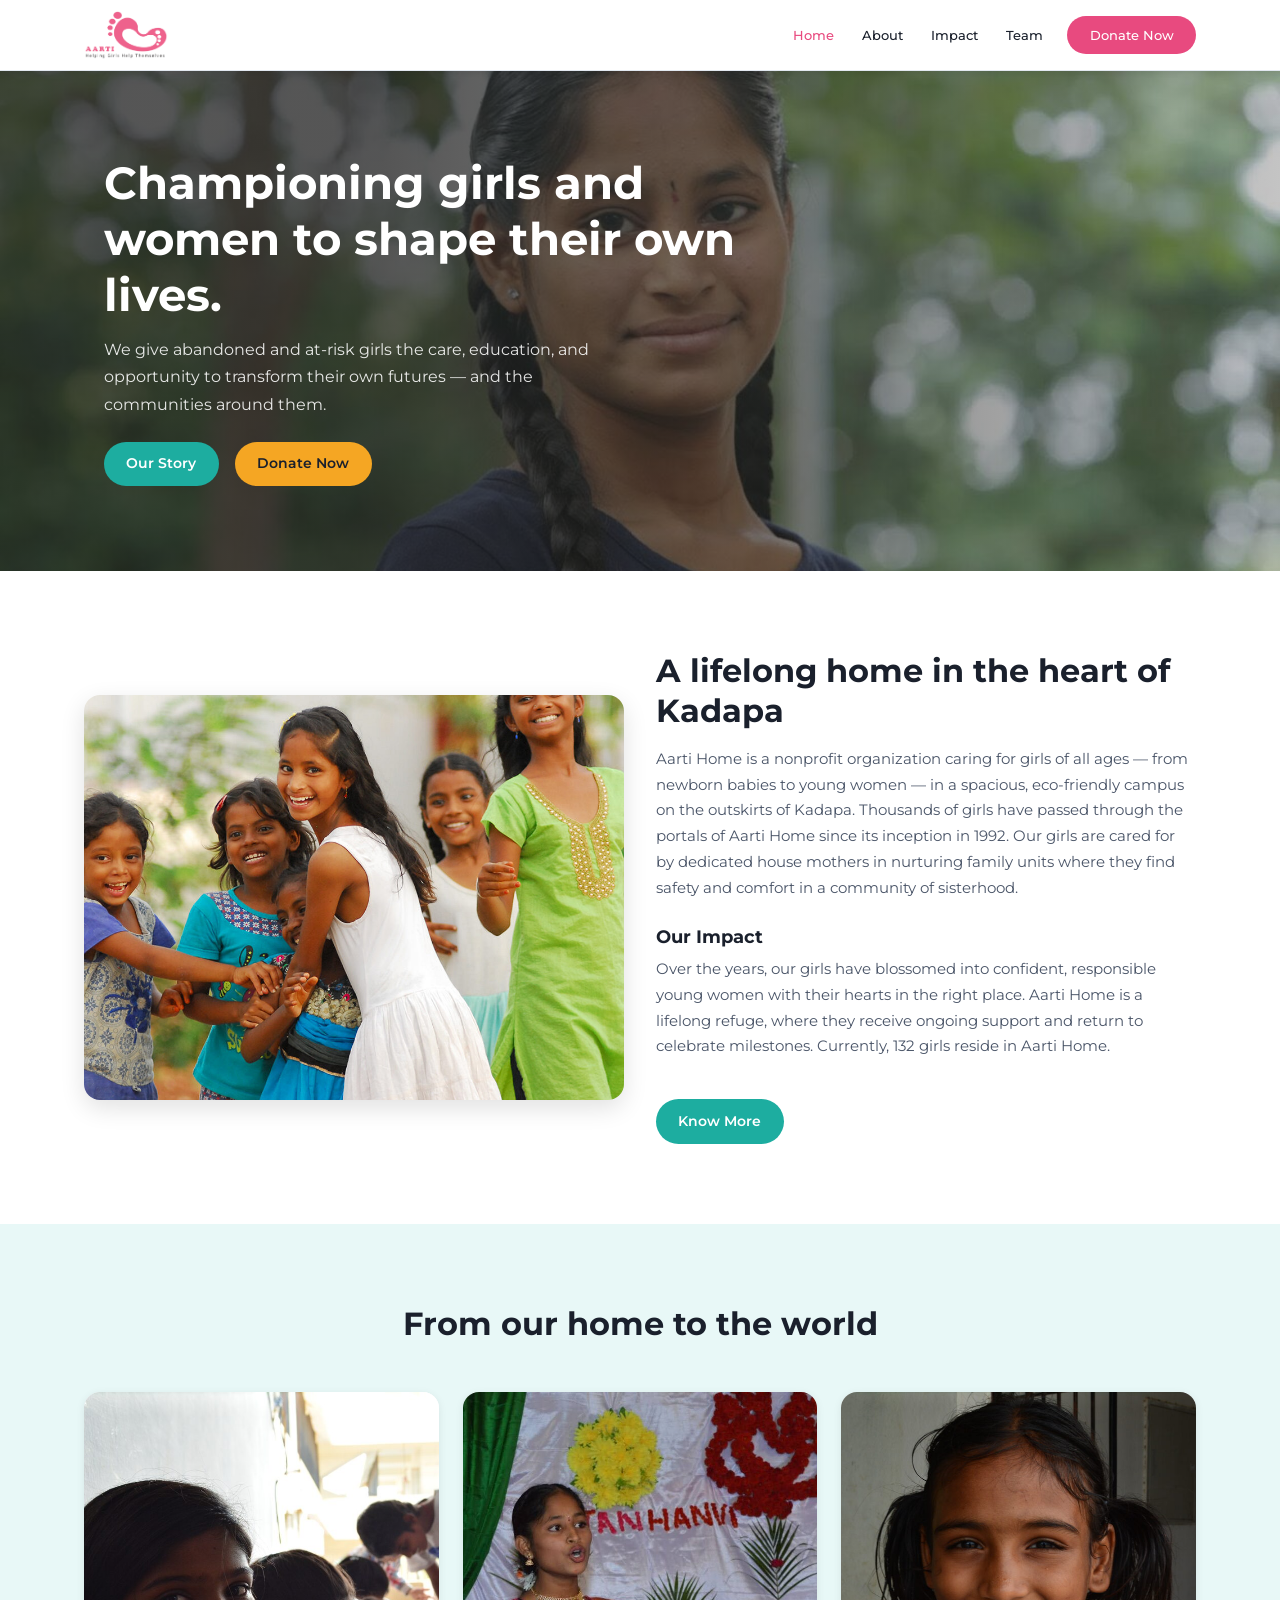
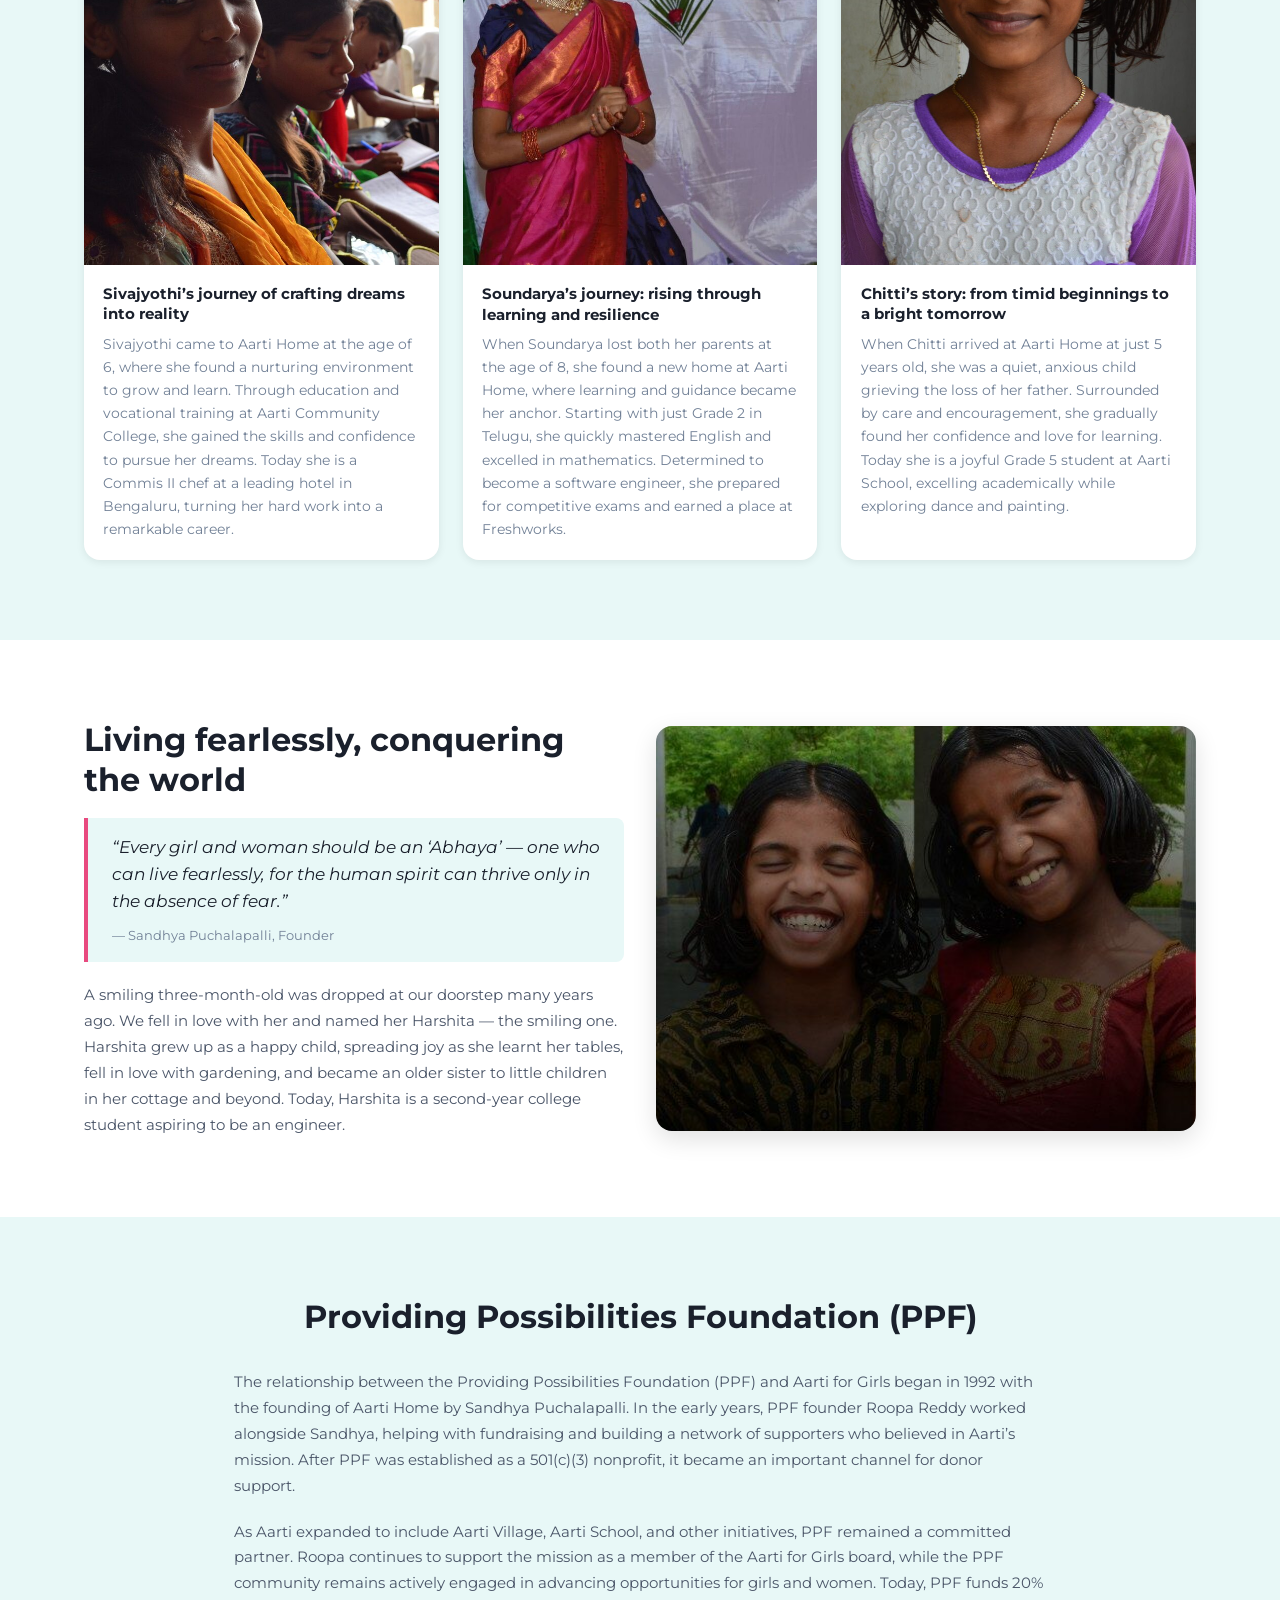
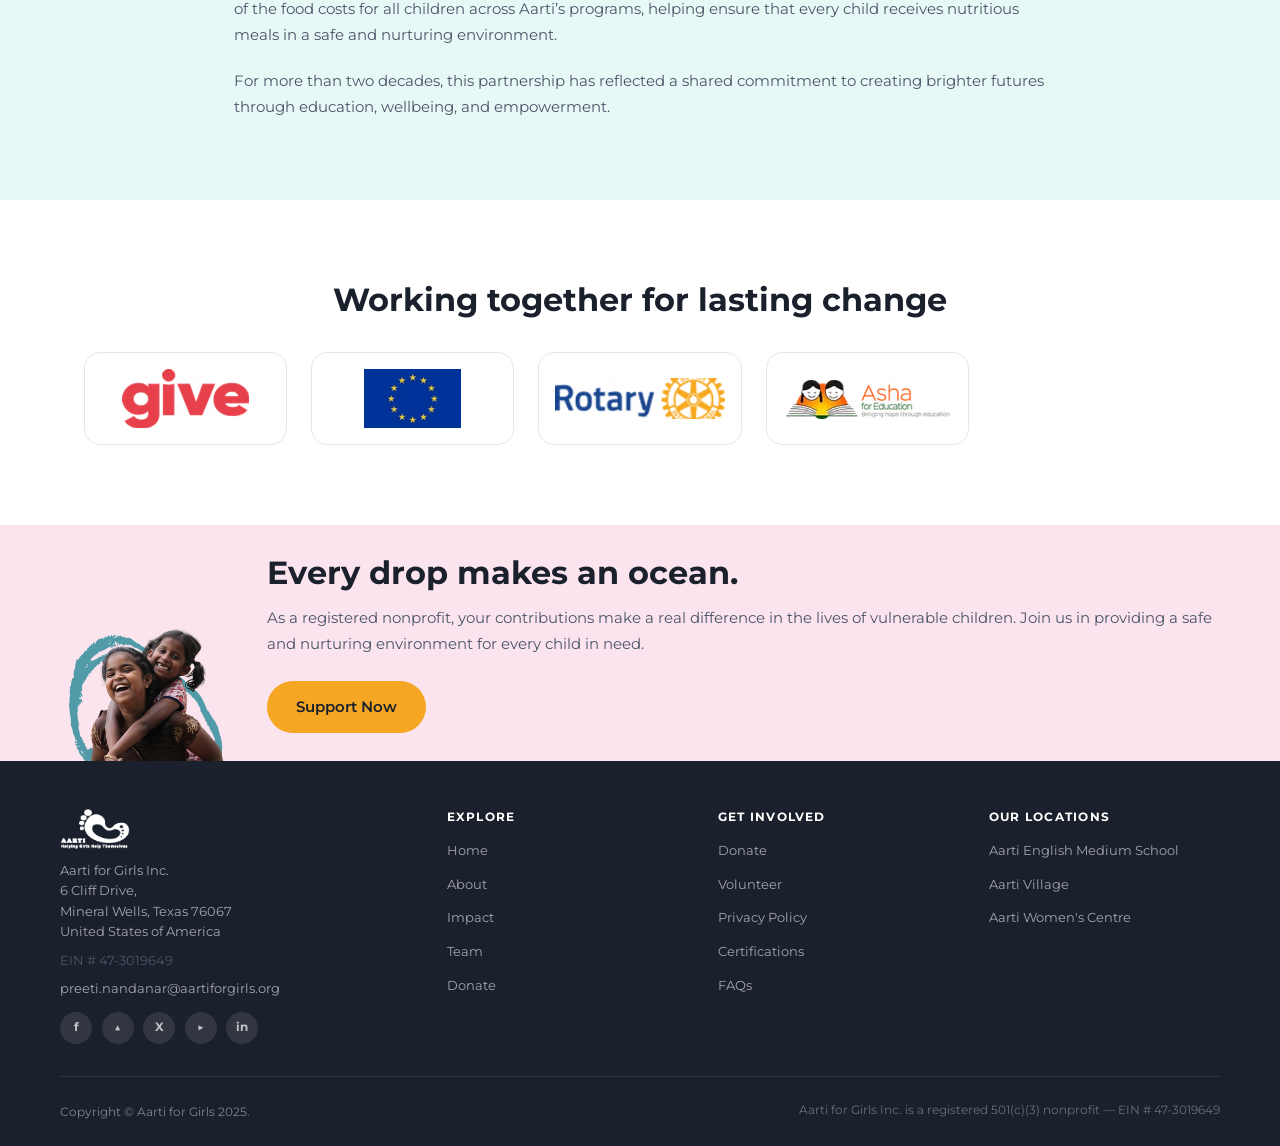
<file: index.html>
<!DOCTYPE html>
<html lang="en">
<head>
  <meta charset="UTF-8">
  <meta name="viewport" content="width=device-width, initial-scale=1.0">
  <title>Women Empowerment NGO | Aarti for Girls – Transforming Lives</title>
  <meta name="description" content="Aarti for Girls is a nonprofit empowering women and girl children through education, shelter, and livelihood programs for a brighter, independent future.">
  <link rel="icon" type="image/png" href="assets/images/logo.png">
  <link rel="preconnect" href="https://fonts.googleapis.com">
  <link rel="preconnect" href="https://fonts.gstatic.com" crossorigin>
  <link href="https://fonts.googleapis.com/css2?family=Montserrat:ital,wght@0,300;0,400;0,500;0,600;0,700;0,800;1,400&display=swap" rel="stylesheet">
  <link rel="stylesheet" href="css/style.css?v=1">
</head>
<body>
<div id="nav-placeholder"></div>
<main>

  <!-- HERO -->
  <section class="hero hero-tall" aria-label="Hero">
    <img class="hero-img" src="assets/images/hero-home.jpg" alt="Girls at Aarti Home smiling" loading="eager">
    <div class="hero-overlay"></div>
    <div class="hero-body">
      <h1 style="max-width:660px;">Championing girls and women to shape their own lives.</h1>
      <p style="max-width:540px;margin-top:.75rem;">We give abandoned and at-risk girls the care, education, and opportunity to transform their own futures — and the communities around them.</p>
      <div style="display:flex;gap:1rem;flex-wrap:wrap;margin-top:1.5rem;">
        <a href="about.html" class="btn btn-teal">Our Story</a>
        <a href="donate.html" class="btn btn-yellow">Donate Now</a>
      </div>
    </div>
  </section>

  <!-- OUR STORY -->
  <section class="section bg-white">
    <div class="container">
      <div class="grid-2" style="align-items:center;">
        <div>
          <img src="assets/images/our-story.jpg" alt="Aarti Home girls in their eco-friendly campus" style="border-radius:var(--r-l);box-shadow:var(--sh-hov);width:100%;aspect-ratio:4/3;object-fit:cover;">
        </div>
        <div>
          <h2>A lifelong home in the heart of Kadapa</h2>
          <p style="margin-top:.9rem;">Aarti Home is a nonprofit organization caring for girls of all ages — from newborn babies to young women — in a spacious, eco-friendly campus on the outskirts of Kadapa. Thousands of girls have passed through the portals of Aarti Home since its inception in 1992. Our girls are cared for by dedicated house mothers in nurturing family units where they find safety and comfort in a community of sisterhood.</p>
          <h3 style="margin-top:1.5rem;font-size:1.15rem;">Our Impact</h3>
          <p style="margin-top:.5rem;">Over the years, our girls have blossomed into confident, responsible young women with their hearts in the right place. Aarti Home is a lifelong refuge, where they receive ongoing support and return to celebrate milestones. Currently, 132 girls reside in Aarti Home.</p>
          <a href="impact.html" class="btn btn-teal" style="margin-top:1.25rem;">Know More</a>
        </div>
      </div>
    </div>
  </section>

  <!-- ENABLING MEANINGFUL JOURNEYS -->
  <section class="section bg-teal-pale">
    <div class="container">
      <div class="text-center mb-3">
        <h2>From our home to the world</h2>
      </div>
      <div class="news-grid">
        <article class="card">
          <img class="card-img" style="aspect-ratio:3/4;" src="assets/images/journey-sivajyothi.jpg" alt="Sivajyothi">
          <div class="card-body">
            <h3>Sivajyothi’s journey of crafting dreams into reality</h3>
            <p>Sivajyothi came to Aarti Home at the age of 6, where she found a nurturing environment to grow and learn. Through education and vocational training at Aarti Community College, she gained the skills and confidence to pursue her dreams. Today she is a Commis II chef at a leading hotel in Bengaluru, turning her hard work into a remarkable career.</p>
          </div>
        </article>
        <article class="card">
          <img class="card-img" style="aspect-ratio:3/4;" src="assets/images/journey-soundarya.jpg" alt="Soundarya">
          <div class="card-body">
            <h3>Soundarya’s journey: rising through learning and resilience</h3>
            <p>When Soundarya lost both her parents at the age of 8, she found a new home at Aarti Home, where learning and guidance became her anchor. Starting with just Grade 2 in Telugu, she quickly mastered English and excelled in mathematics. Determined to become a software engineer, she prepared for competitive exams and earned a place at Freshworks.</p>
          </div>
        </article>
        <article class="card">
          <img class="card-img" style="aspect-ratio:3/4;" src="assets/images/journey-chitti.jpg" alt="Chitti">
          <div class="card-body">
            <h3>Chitti’s story: from timid beginnings to a bright tomorrow</h3>
            <p>When Chitti arrived at Aarti Home at just 5 years old, she was a quiet, anxious child grieving the loss of her father. Surrounded by care and encouragement, she gradually found her confidence and love for learning. Today she is a joyful Grade 5 student at Aarti School, excelling academically while exploring dance and painting.</p>
          </div>
        </article>
      </div>
    </div>
  </section>

  <!-- AARTI ALUMNI -->
  <section class="section bg-white">
    <div class="container">
      <div class="grid-2" style="align-items:center;">
        <div>
          <h2>Living fearlessly, conquering the world</h2>
          <div class="quote-block" style="margin-top:1.1rem;">
            <blockquote>“Every girl and woman should be an ‘Abhaya’ — one who can live fearlessly, for the human spirit can thrive only in the absence of fear.”</blockquote>
            <cite>— Sandhya Puchalapalli, Founder</cite>
          </div>
          <p style="margin-top:1.25rem;">A smiling three-month-old was dropped at our doorstep many years ago. We fell in love with her and named her Harshita — the smiling one. Harshita grew up as a happy child, spreading joy as she learnt her tables, fell in love with gardening, and became an older sister to little children in her cottage and beyond. Today, Harshita is a second-year college student aspiring to be an engineer.</p>
        </div>
        <div>
          <img src="assets/images/alumni-harshita.jpg" alt="Harshita, an Aarti alumna" style="border-radius:var(--r-l);box-shadow:var(--sh-hov);width:100%;aspect-ratio:4/3;object-fit:cover;">
        </div>
      </div>
    </div>
  </section>

  <!-- PPF PARTNERSHIP -->
  <section class="section bg-teal-pale">
    <div class="container" style="max-width:860px;">
      <div class="text-center mb-2">
        <h2>Providing Possibilities Foundation (PPF)</h2>
      </div>
      <p>The relationship between the Providing Possibilities Foundation (PPF) and Aarti for Girls began in 1992 with the founding of Aarti Home by Sandhya Puchalapalli. In the early years, PPF founder Roopa Reddy worked alongside Sandhya, helping with fundraising and building a network of supporters who believed in Aarti’s mission. After PPF was established as a 501(c)(3) nonprofit, it became an important channel for donor support.</p>
      <p style="margin-top:1rem;">As Aarti expanded to include Aarti Village, Aarti School, and other initiatives, PPF remained a committed partner. Roopa continues to support the mission as a member of the Aarti for Girls board, while the PPF community remains actively engaged in advancing opportunities for girls and women. Today, PPF funds 20% of the food costs for all children across Aarti’s programs, helping ensure that every child receives nutritious meals in a safe and nurturing environment.</p>
      <p style="margin-top:1rem;">For more than two decades, this partnership has reflected a shared commitment to creating brighter futures through education, wellbeing, and empowerment.</p>
    </div>
  </section>

  <!-- PARTNERS -->
  <section class="section bg-white">
    <div class="container">
      <div class="text-center mb-2">
        <h2>Working together for lasting change</h2>
      </div>
      <div class="partners-grid" style="grid-template-columns:repeat(auto-fill,minmax(200px,1fr));">
        <div class="partner-logo"><img src="assets/images/partner-give.png" alt="Give"></div>
        <div class="partner-logo"><img src="assets/images/partner-eu.png" alt="European Union"></div>
        <div class="partner-logo"><img src="assets/images/partner-rotary.png" alt="Rotary"></div>
        <div class="partner-logo"><img src="assets/images/partner-asha.png" alt="Asha"></div>
      </div>
    </div>
  </section>

</main>
<div id="footer-placeholder"></div>
<script src="js/main.js"></script>
</body>
</html>
</file>
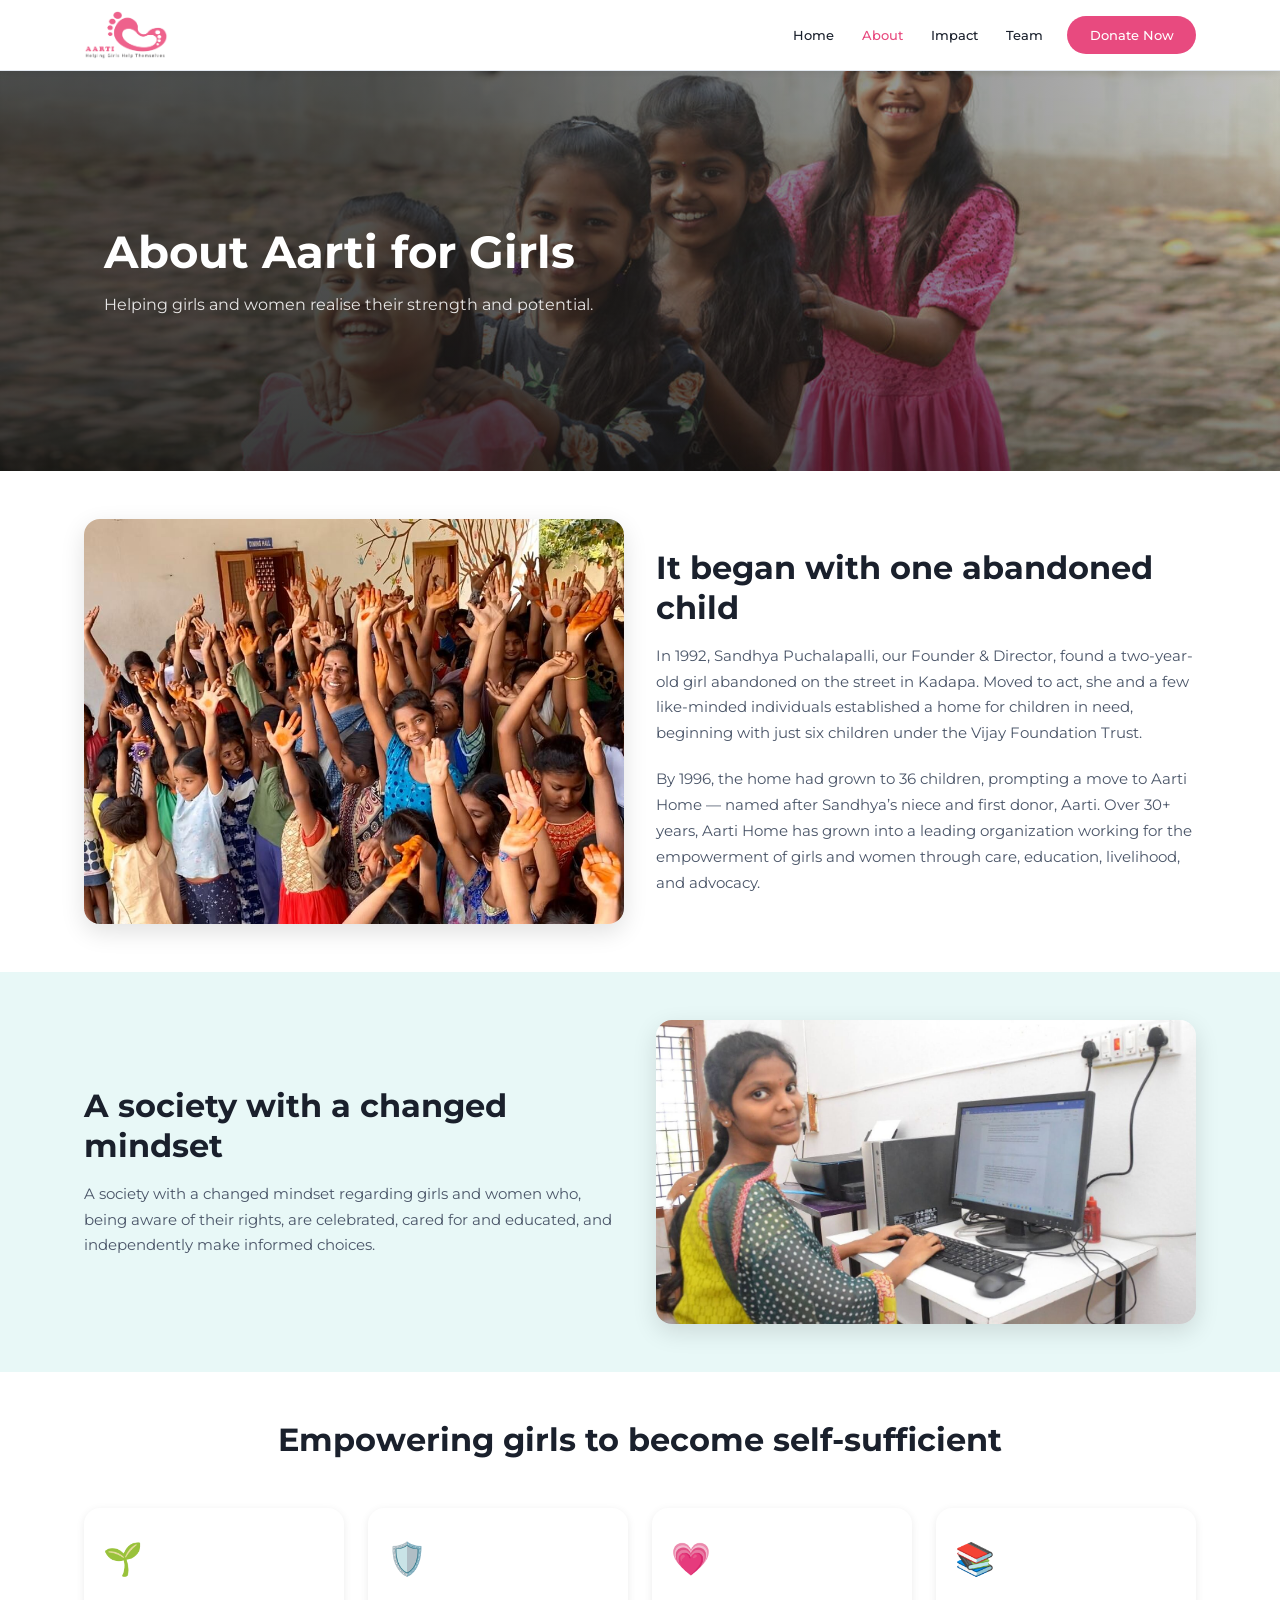
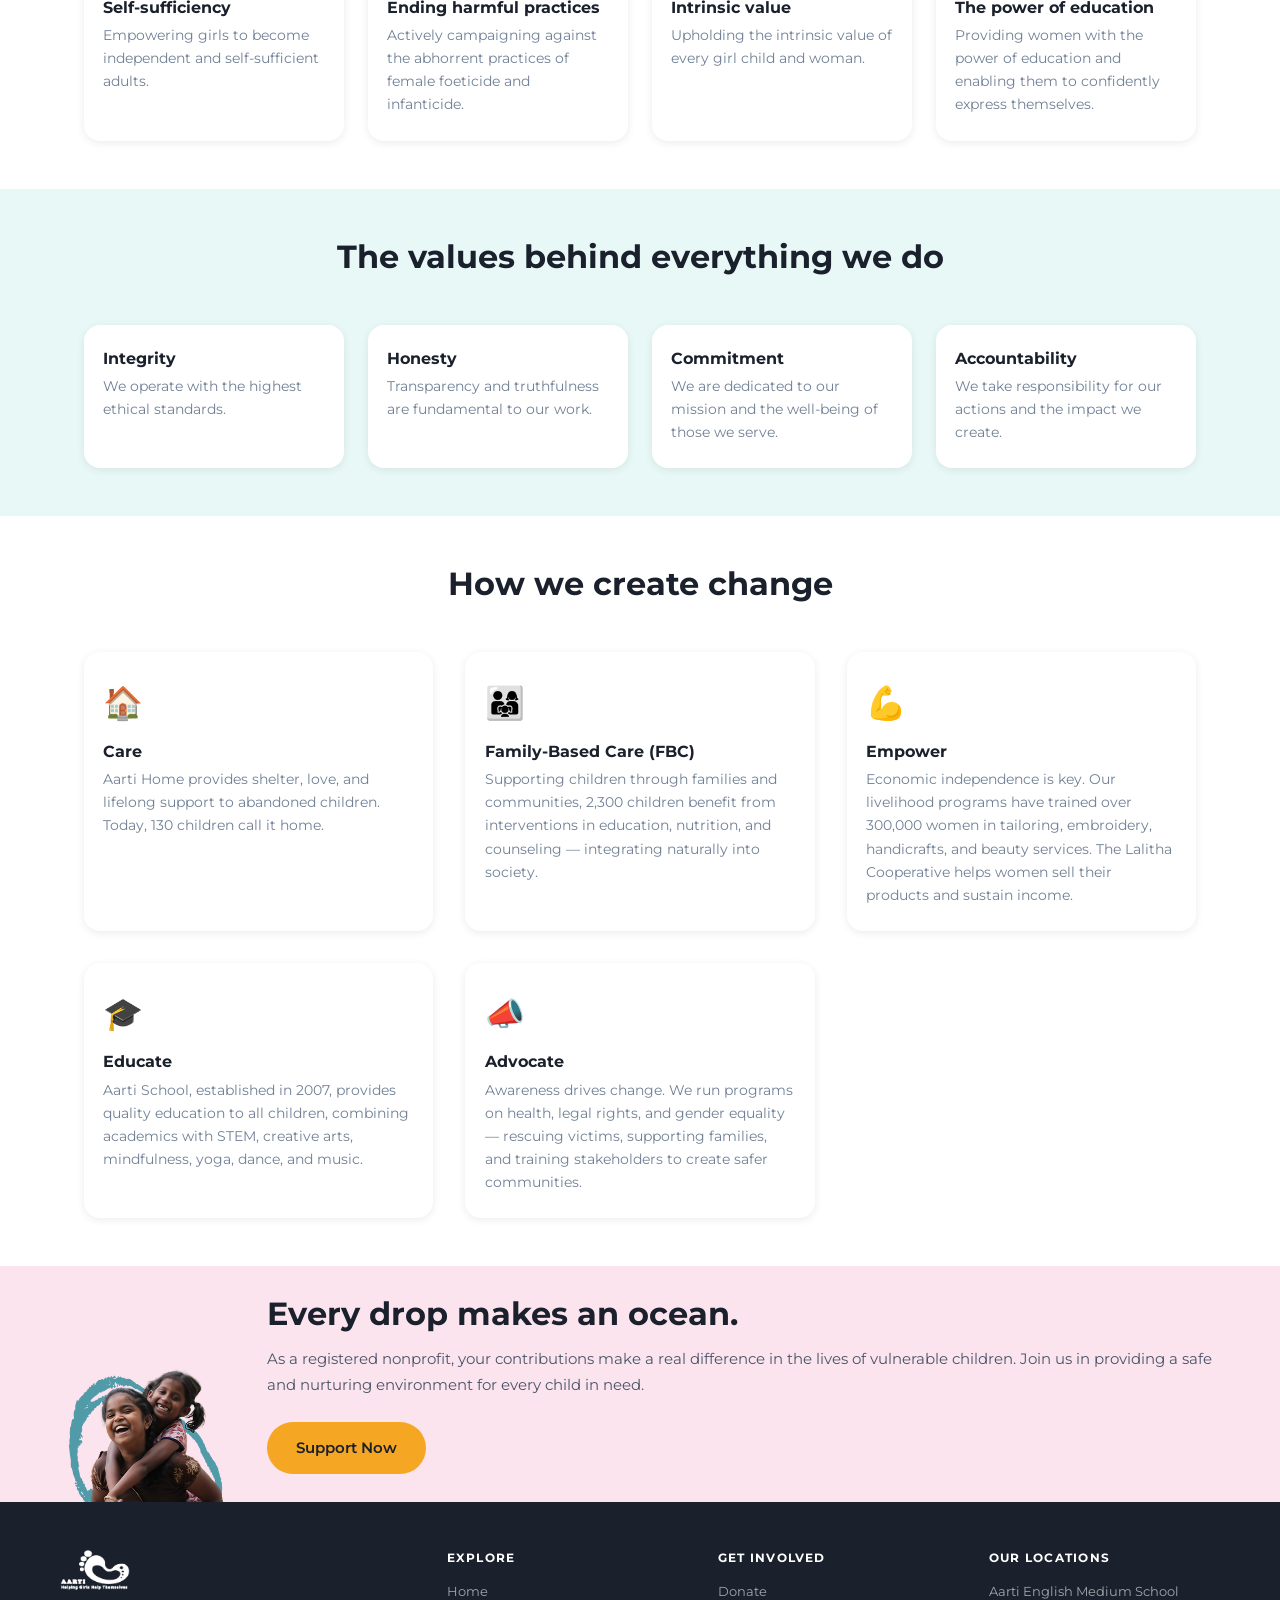
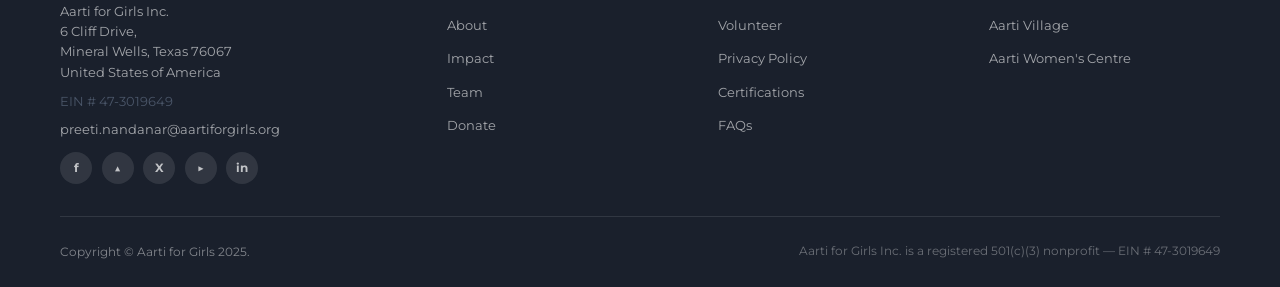
<file: about.html>
<!DOCTYPE html>
<html lang="en">
<head>
  <meta charset="UTF-8">
  <meta name="viewport" content="width=device-width, initial-scale=1.0">
  <title>About Aarti for Girls | NGO for Women Empowerment</title>
  <meta name="description" content="Learn about Aarti for Girls – a women empowerment NGO working to educate and uplift underprivileged girls through shelter, education, and advocacy.">
  <link rel="icon" type="image/png" href="assets/images/logo.png">
  <link rel="preconnect" href="https://fonts.googleapis.com">
  <link rel="preconnect" href="https://fonts.gstatic.com" crossorigin>
  <link href="https://fonts.googleapis.com/css2?family=Montserrat:ital,wght@0,300;0,400;0,500;0,600;0,700;0,800;1,400&display=swap" rel="stylesheet">
  <link rel="stylesheet" href="css/style.css?v=1">
</head>
<body>
<div id="nav-placeholder"></div>
<main class="page-tight">

  <!-- HERO -->
  <section class="hero" aria-label="About hero">
    <img class="hero-img" src="assets/images/hero-about.jpg" alt="Aarti for Girls community" loading="eager">
    <div class="hero-overlay"></div>
    <div class="hero-body">
      <h1>About Aarti for Girls</h1>
      <p style="max-width:520px;margin-top:.6rem;">Helping girls and women realise their strength and potential.</p>
    </div>
  </section>

  <!-- OUR STORY -->
  <section class="section bg-white">
    <div class="container">
      <div class="grid-2" style="align-items:center;">
        <div>
          <img src="assets/images/founder-sandhya.jpg" alt="Sandhya Puchalapalli, Founder & Director" style="border-radius:var(--r-l);box-shadow:var(--sh-hov);width:100%;aspect-ratio:4/3;object-fit:cover;">
        </div>
        <div>
          <h2>It began with one abandoned child</h2>
          <p style="margin-top:.9rem;">In 1992, Sandhya Puchalapalli, our Founder &amp; Director, found a two-year-old girl abandoned on the street in Kadapa. Moved to act, she and a few like-minded individuals established a home for children in need, beginning with just six children under the Vijay Foundation Trust.</p>
          <p style="margin-top:1rem;">By 1996, the home had grown to 36 children, prompting a move to Aarti Home — named after Sandhya’s niece and first donor, Aarti. Over 30+ years, Aarti Home has grown into a leading organization working for the empowerment of girls and women through care, education, livelihood, and advocacy.</p>
        </div>
      </div>
    </div>
  </section>

  <!-- VISION -->
  <section class="section bg-teal-pale">
    <div class="container">
      <div class="grid-2" style="align-items:center;">
        <div>
          <h2>A society with a changed mindset</h2>
          <p style="margin-top:.9rem;">A society with a changed mindset regarding girls and women who, being aware of their rights, are celebrated, cared for and educated, and independently make informed choices.</p>
        </div>
        <div>
          <img src="assets/images/vision.jpg" alt="Girls at Aarti learning together" style="border-radius:var(--r-l);box-shadow:var(--sh-hov);width:100%;aspect-ratio:16/9;object-fit:cover;">
        </div>
      </div>
    </div>
  </section>

  <!-- MISSION -->
  <section class="section bg-white">
    <div class="container">
      <div class="text-center mb-3">
        <h2>Empowering girls to become self-sufficient</h2>
      </div>
      <div class="grid-4">
        <div class="icon-card">
          <div class="ic-icon">🌱</div>
          <h3>Self-sufficiency</h3>
          <p>Empowering girls to become independent and self-sufficient adults.</p>
        </div>
        <div class="icon-card">
          <div class="ic-icon">🛡️</div>
          <h3>Ending harmful practices</h3>
          <p>Actively campaigning against the abhorrent practices of female foeticide and infanticide.</p>
        </div>
        <div class="icon-card">
          <div class="ic-icon">💗</div>
          <h3>Intrinsic value</h3>
          <p>Upholding the intrinsic value of every girl child and woman.</p>
        </div>
        <div class="icon-card">
          <div class="ic-icon">📚</div>
          <h3>The power of education</h3>
          <p>Providing women with the power of education and enabling them to confidently express themselves.</p>
        </div>
      </div>
    </div>
  </section>

  <!-- GUIDING PRINCIPLES -->
  <section class="section bg-teal-pale">
    <div class="container">
      <div class="text-center mb-3">
        <h2>The values behind everything we do</h2>
      </div>
      <div class="grid-4">
        <div class="icon-card">
          <h3>Integrity</h3>
          <p>We operate with the highest ethical standards.</p>
        </div>
        <div class="icon-card">
          <h3>Honesty</h3>
          <p>Transparency and truthfulness are fundamental to our work.</p>
        </div>
        <div class="icon-card">
          <h3>Commitment</h3>
          <p>We are dedicated to our mission and the well-being of those we serve.</p>
        </div>
        <div class="icon-card">
          <h3>Accountability</h3>
          <p>We take responsibility for our actions and the impact we create.</p>
        </div>
      </div>
    </div>
  </section>

  <!-- MILESTONES & PROGRAMS -->
  <section class="section bg-white">
    <div class="container">
      <div class="text-center mb-3">
        <h2>How we create change</h2>
      </div>
      <div class="grid-3">
        <div class="icon-card">
          <div class="ic-icon">🏠</div>
          <h3>Care</h3>
          <p>Aarti Home provides shelter, love, and lifelong support to abandoned children. Today, 130 children call it home.</p>
        </div>
        <div class="icon-card">
          <div class="ic-icon">👨‍👩‍👧</div>
          <h3>Family-Based Care (FBC)</h3>
          <p>Supporting children through families and communities, 2,300 children benefit from interventions in education, nutrition, and counseling — integrating naturally into society.</p>
        </div>
        <div class="icon-card">
          <div class="ic-icon">💪</div>
          <h3>Empower</h3>
          <p>Economic independence is key. Our livelihood programs have trained over 300,000 women in tailoring, embroidery, handicrafts, and beauty services. The Lalitha Cooperative helps women sell their products and sustain income.</p>
        </div>
        <div class="icon-card">
          <div class="ic-icon">🎓</div>
          <h3>Educate</h3>
          <p>Aarti School, established in 2007, provides quality education to all children, combining academics with STEM, creative arts, mindfulness, yoga, dance, and music.</p>
        </div>
        <div class="icon-card">
          <div class="ic-icon">📣</div>
          <h3>Advocate</h3>
          <p>Awareness drives change. We run programs on health, legal rights, and gender equality — rescuing victims, supporting families, and training stakeholders to create safer communities.</p>
        </div>
      </div>
    </div>
  </section>

</main>
<div id="footer-placeholder"></div>
<script src="js/main.js"></script>
</body>
</html>
</file>
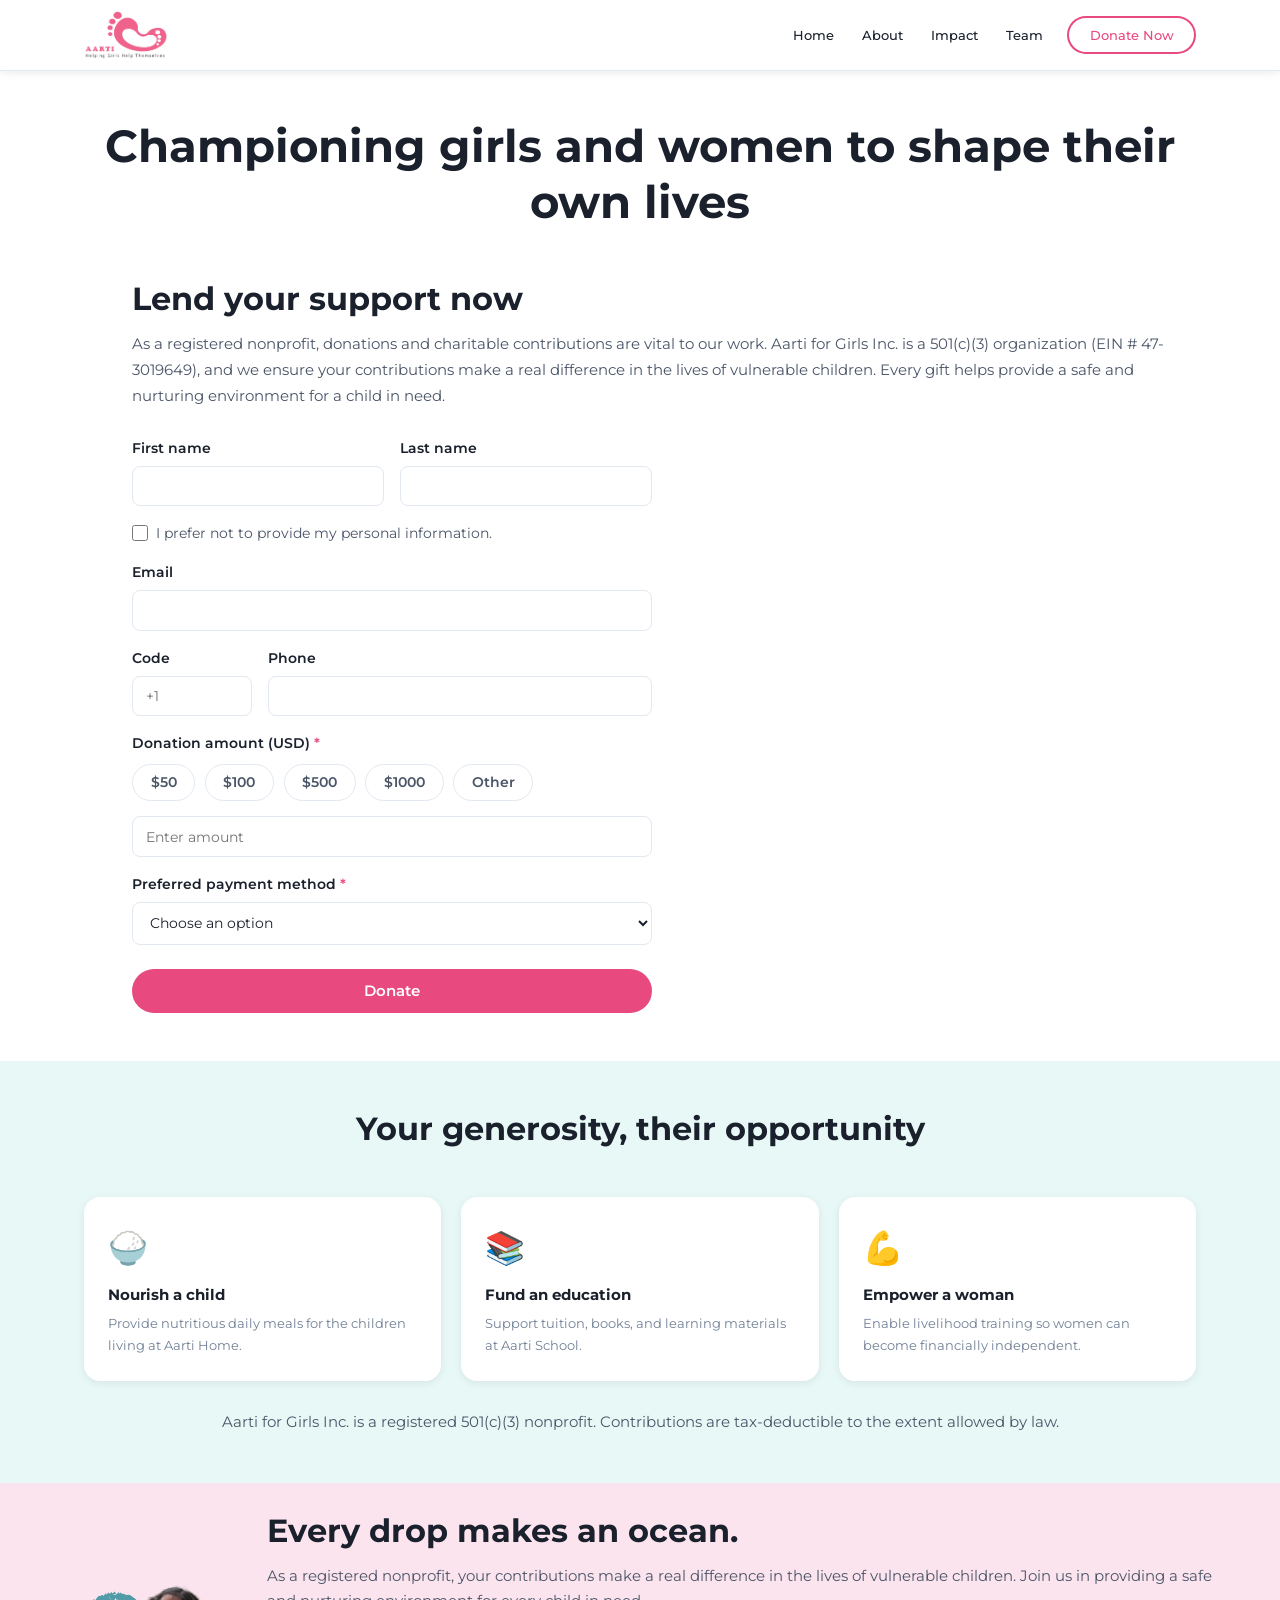
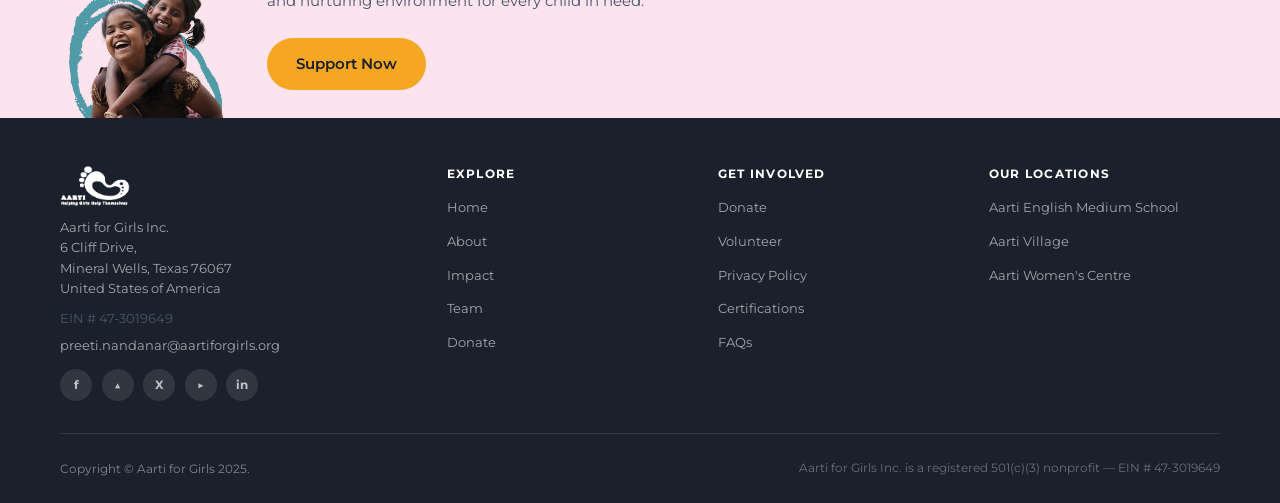
<file: donate.html>
<!DOCTYPE html>
<html lang="en">
<head>
  <meta charset="UTF-8">
  <meta name="viewport" content="width=device-width, initial-scale=1.0">
  <title>Donate | Aarti for Girls Inc. — Support a Girl Child</title>
  <meta name="description" content="Support Aarti for Girls Inc. Your donation helps educate girls, empower women, and provide a safe, nurturing home for children in need.">
  <link rel="icon" type="image/png" href="assets/images/logo.png">
  <link rel="preconnect" href="https://fonts.googleapis.com">
  <link rel="preconnect" href="https://fonts.gstatic.com" crossorigin>
  <link href="https://fonts.googleapis.com/css2?family=Montserrat:ital,wght@0,300;0,400;0,500;0,600;0,700;0,800;1,400&display=swap" rel="stylesheet">
  <link rel="stylesheet" href="css/style.css?v=1">
</head>
<body>
<div id="nav-placeholder"></div>
<main class="page-tight">

  <!-- HERO / INTRO -->
  <section class="section bg-white">
    <div class="container">
      <div class="text-center mb-3">
        <h1>Championing girls and women to shape their own lives</h1>
      </div>
      <div class="donate-intro">
        <div>
          <img src="assets/images/donate-hero.jpg" alt="A girl supported by Aarti for Girls" style="border-radius:var(--r-l);box-shadow:var(--sh-hov);width:100%;max-width:420px;aspect-ratio:3/4;object-fit:cover;">
        </div>
        <div style="min-width:0;">
          <h2>Lend your support now</h2>
          <p style="margin-top:.75rem;">As a registered nonprofit, donations and charitable contributions are vital to our work. Aarti for Girls Inc. is a 501(c)(3) organization (EIN&nbsp;# 47-3019649), and we ensure your contributions make a real difference in the lives of vulnerable children. Every gift helps provide a safe and nurturing environment for a child in need.</p>

          <form id="donateForm" class="donate-form" novalidate>
            <div class="form-row">
              <div class="form-field">
                <label for="firstName">First name</label>
                <input type="text" id="firstName" name="firstName" autocomplete="given-name">
              </div>
              <div class="form-field">
                <label for="lastName">Last name</label>
                <input type="text" id="lastName" name="lastName" autocomplete="family-name">
              </div>
            </div>

            <label class="form-check">
              <input type="checkbox" id="anon" name="anon">
              <span>I prefer not to provide my personal information.</span>
            </label>

            <div class="form-field">
              <label for="email">Email</label>
              <input type="email" id="email" name="email" autocomplete="email">
            </div>

            <div class="form-row">
              <div class="form-field" style="max-width:120px;">
                <label for="code">Code</label>
                <input type="text" id="code" name="code" placeholder="+1">
              </div>
              <div class="form-field">
                <label for="phone">Phone</label>
                <input type="tel" id="phone" name="phone" autocomplete="tel">
              </div>
            </div>

            <fieldset class="form-field" style="border:none;padding:0;">
              <legend style="font-weight:600;font-size:.85rem;margin-bottom:.5rem;">Donation amount (USD) <span style="color:var(--pink);">*</span></legend>
              <div class="amt-chips">
                <button type="button" class="amt-chip" data-amt="50">$50</button>
                <button type="button" class="amt-chip" data-amt="100">$100</button>
                <button type="button" class="amt-chip" data-amt="500">$500</button>
                <button type="button" class="amt-chip" data-amt="1000">$1000</button>
                <button type="button" class="amt-chip" data-amt="other">Other</button>
              </div>
              <input type="number" id="customAmount" name="customAmount" placeholder="Enter amount" min="1" style="margin-top:.6rem;">
            </fieldset>

            <div class="form-field">
              <label for="payment">Preferred payment method <span style="color:var(--pink);">*</span></label>
              <select id="payment" name="payment">
                <option value="">Choose an option</option>
                <option value="card">Credit / Debit card</option>
                <option value="check">Check</option>
                <option value="bank">Bank transfer</option>
                <option value="other">Other</option>
              </select>
            </div>

            <button type="submit" class="btn btn-pink btn-lg" style="margin-top:.5rem;">Donate</button>

            <p id="donateNote" class="form-note" hidden>Thanks for submitting! A member of our team will reach out to complete your donation. To give right away, please email <a href="mailto:preeti.nandanar@aartiforgirls.org">preeti.nandanar@aartiforgirls.org</a>.</p>
          </form>
        </div>
      </div>
    </div>
  </section>

  <!-- WAYS TO GIVE -->
  <section class="section bg-teal-pale">
    <div class="container">
      <div class="text-center mb-3">
        <h2>Your generosity, their opportunity</h2>
      </div>
      <div class="donate-cards">
        <div class="dc">
          <div class="dc-icon">🍚</div>
          <h3>Nourish a child</h3>
          <p>Provide nutritious daily meals for the children living at Aarti Home.</p>
        </div>
        <div class="dc">
          <div class="dc-icon">📚</div>
          <h3>Fund an education</h3>
          <p>Support tuition, books, and learning materials at Aarti School.</p>
        </div>
        <div class="dc">
          <div class="dc-icon">💪</div>
          <h3>Empower a woman</h3>
          <p>Enable livelihood training so women can become financially independent.</p>
        </div>
      </div>
      <p style="text-align:center;margin-top:1.75rem;color:var(--mid);">Aarti for Girls Inc. is a registered 501(c)(3) nonprofit. Contributions are tax-deductible to the extent allowed by law.</p>
    </div>
  </section>

</main>
<div id="footer-placeholder"></div>
<script src="js/main.js"></script>
</body>
</html>
</file>
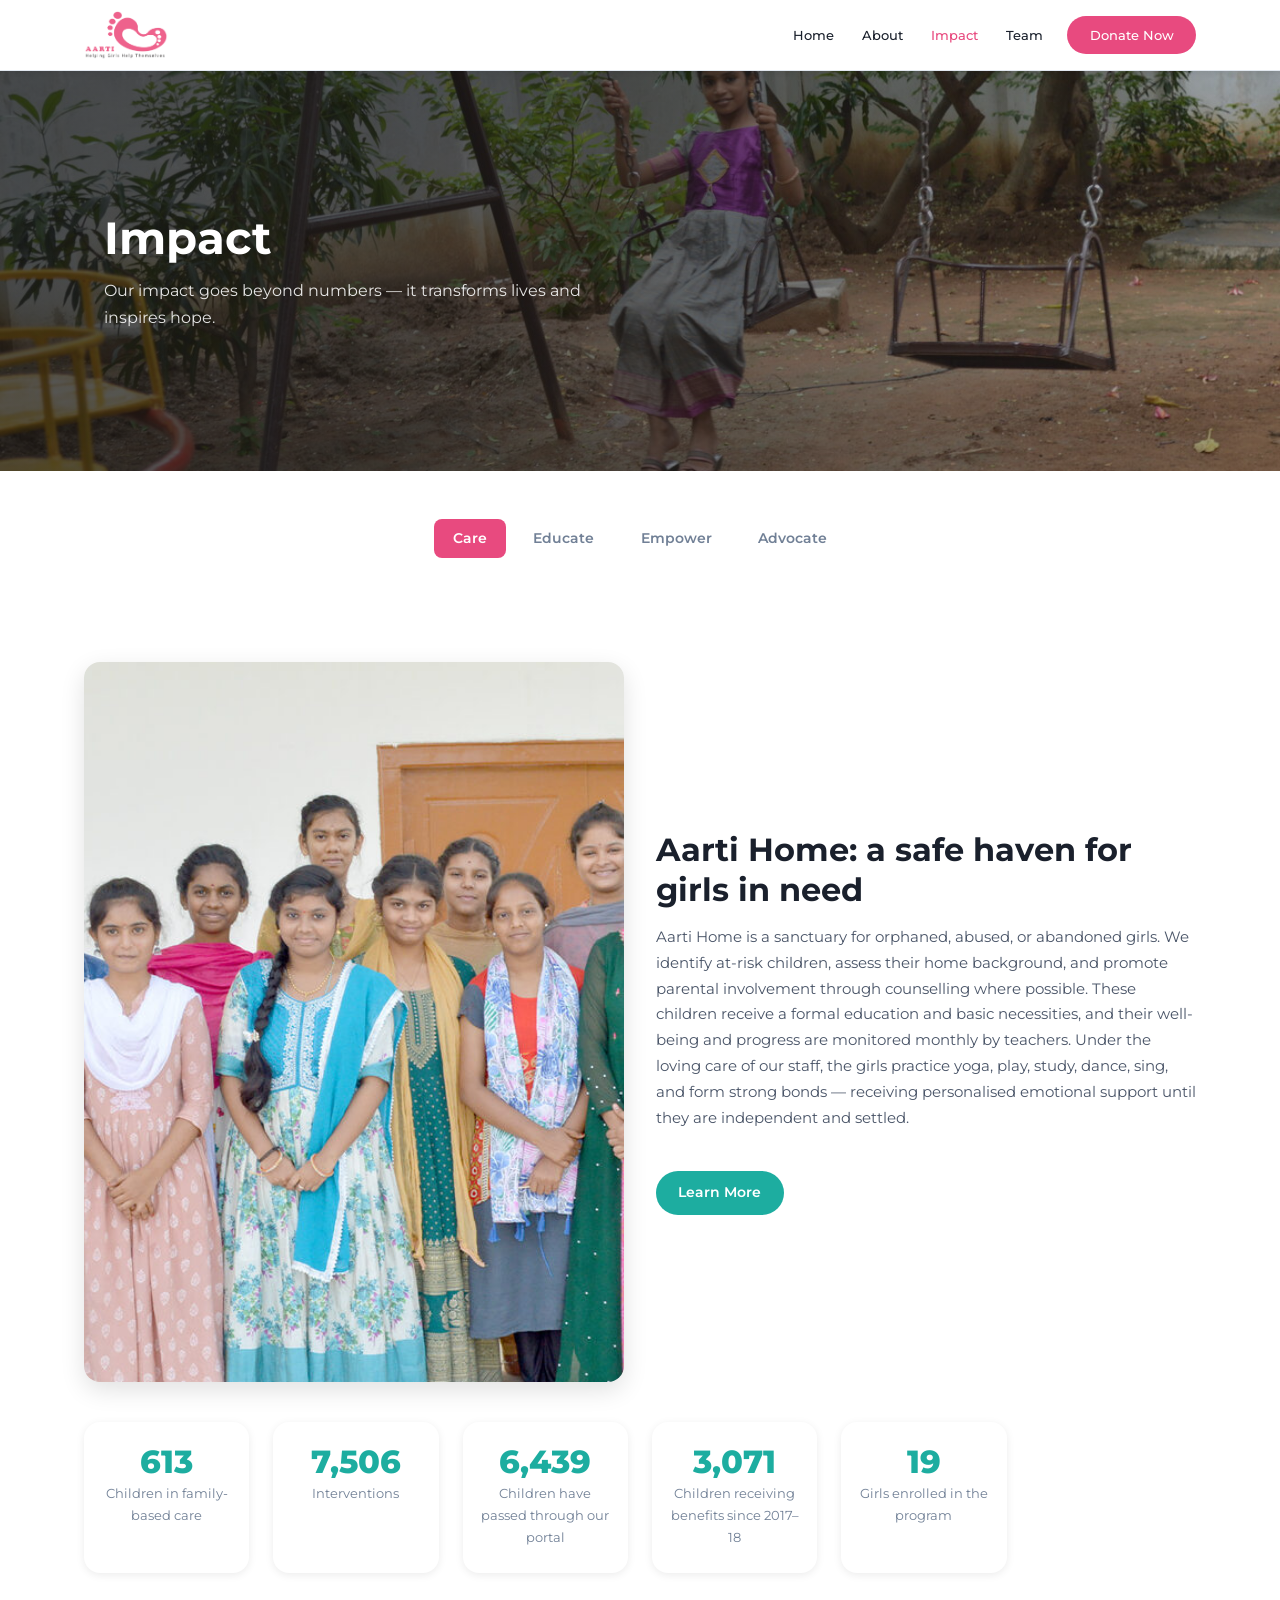
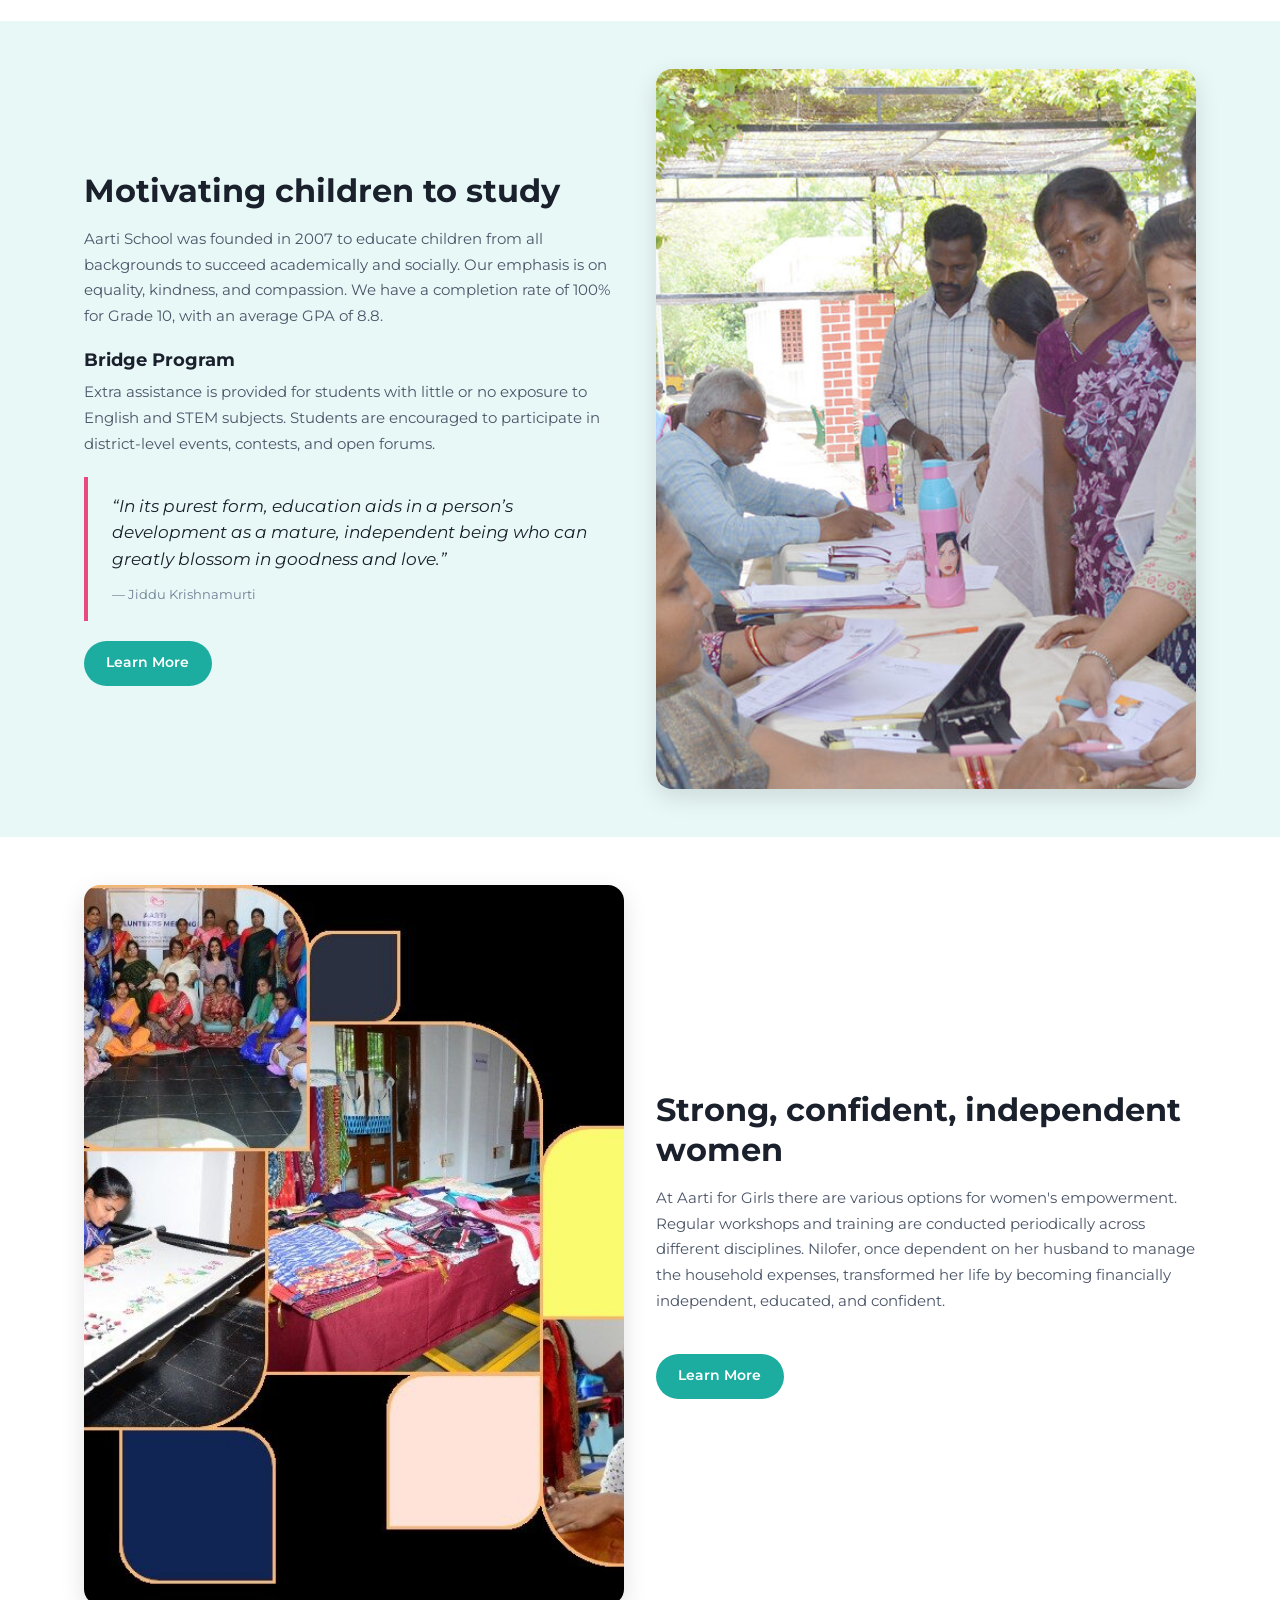
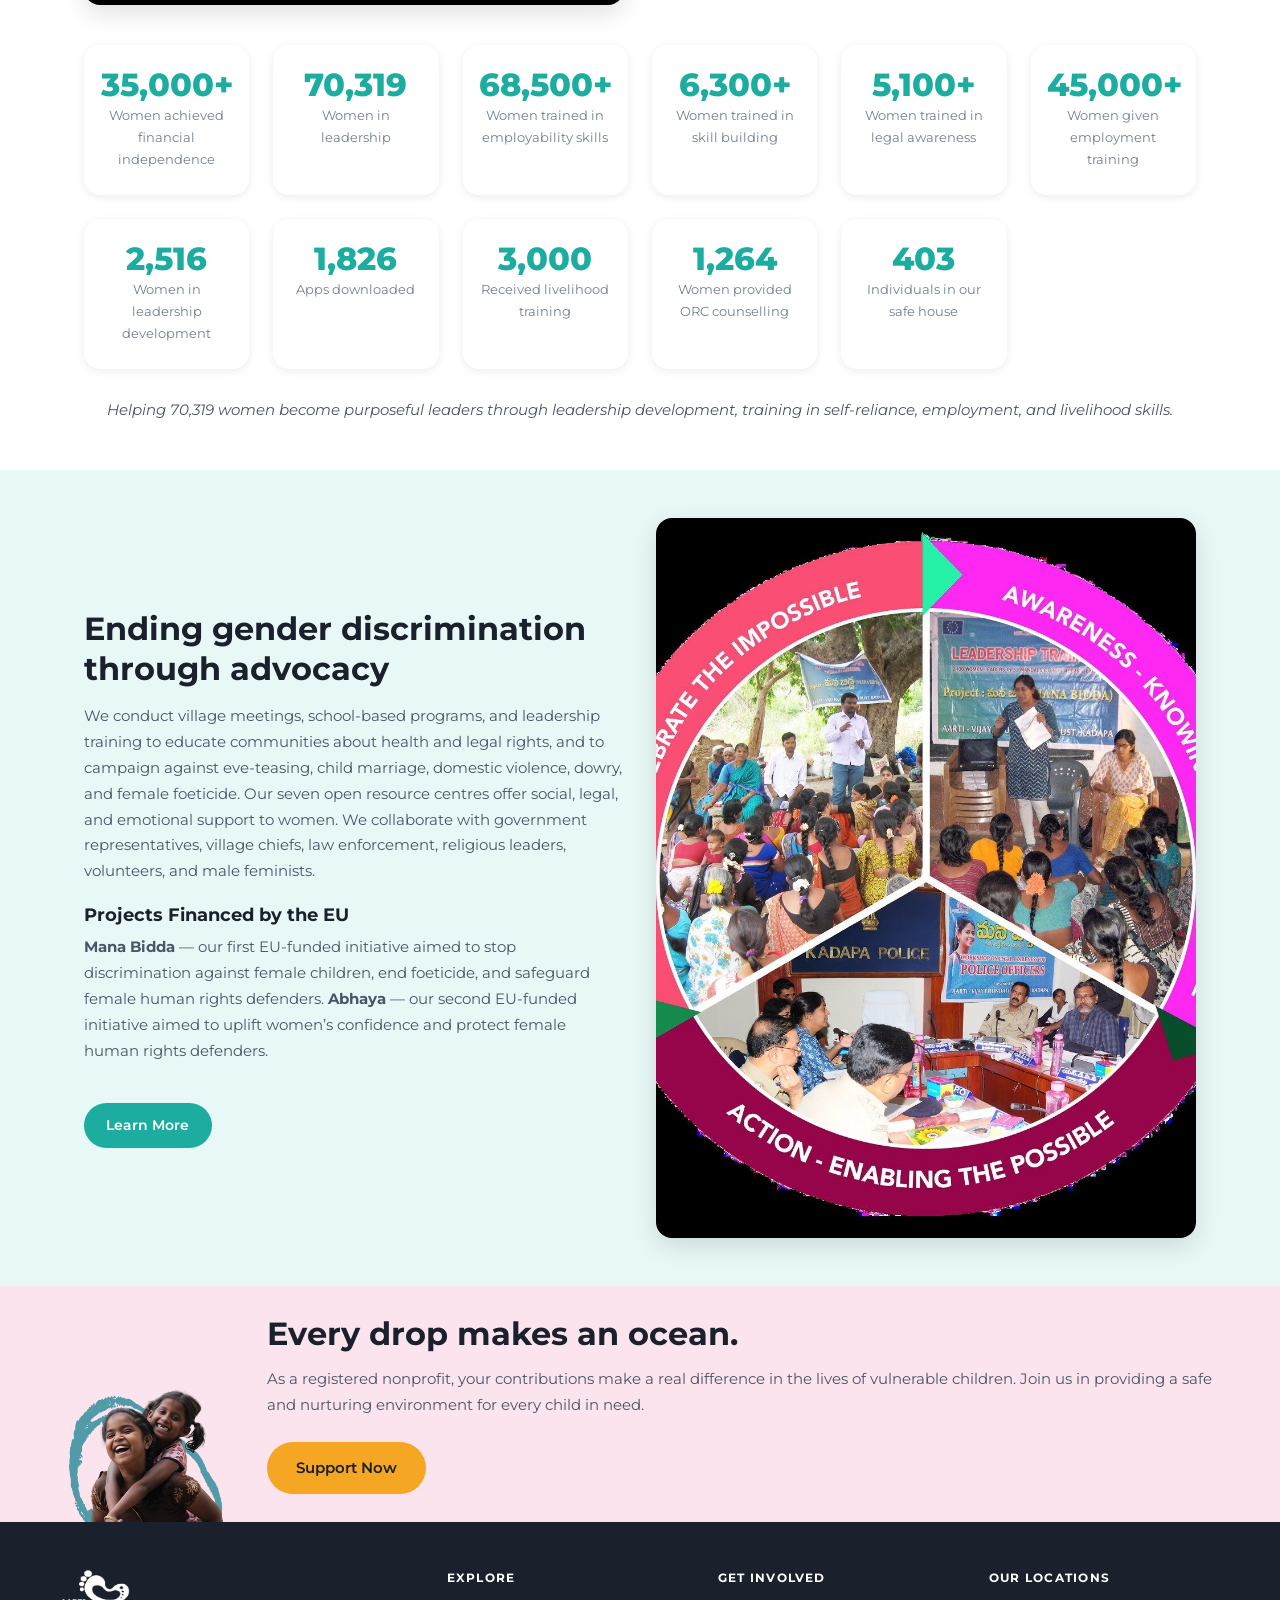
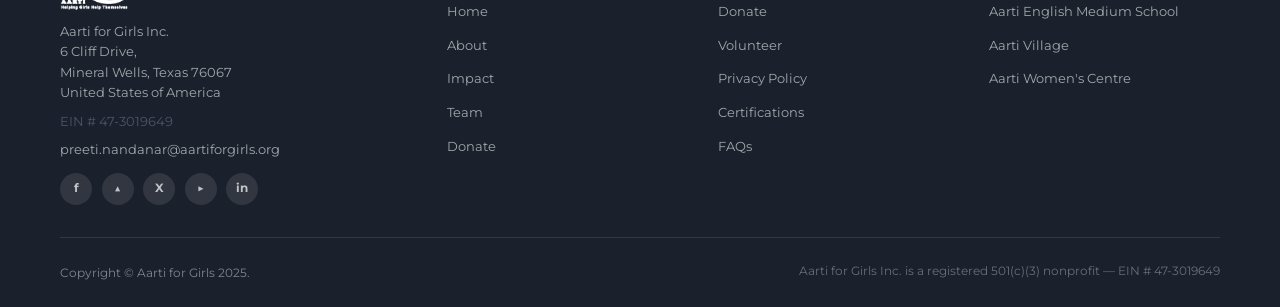
<file: impact.html>
<!DOCTYPE html>
<html lang="en">
<head>
  <meta charset="UTF-8">
  <meta name="viewport" content="width=device-width, initial-scale=1.0">
  <title>Our Impact | Empowering Girls &amp; Women Through Education</title>
  <meta name="description" content="See how Aarti for Girls changes lives – from rescuing girls from hardship to empowering women through education, skill development, and community care.">
  <link rel="icon" type="image/png" href="assets/images/logo.png">
  <link rel="preconnect" href="https://fonts.googleapis.com">
  <link rel="preconnect" href="https://fonts.gstatic.com" crossorigin>
  <link href="https://fonts.googleapis.com/css2?family=Montserrat:ital,wght@0,300;0,400;0,500;0,600;0,700;0,800;1,400&display=swap" rel="stylesheet">
  <link rel="stylesheet" href="css/style.css?v=1">
</head>
<body>
<div id="nav-placeholder"></div>
<main class="page-tight">

  <!-- HERO -->
  <section class="hero" aria-label="Impact hero">
    <img class="hero-img" src="assets/images/hero-impact.jpg" alt="Children at Aarti Home" loading="eager">
    <div class="hero-overlay"></div>
    <div class="hero-body">
      <h1>Impact</h1>
      <p style="max-width:520px;margin-top:.6rem;">Our impact goes beyond numbers — it transforms lives and inspires hope.</p>
    </div>
  </section>

  <!-- PILL NAV -->
  <section class="section-sm bg-white">
    <div class="container">
      <div class="tab-list" style="justify-content:center;border-bottom:none;">
        <a class="tab-btn active" href="#care">Care</a>
        <a class="tab-btn" href="#educate">Educate</a>
        <a class="tab-btn" href="#empower">Empower</a>
        <a class="tab-btn" href="#advocate">Advocate</a>
      </div>
    </div>
  </section>

  <!-- CARE -->
  <section class="section bg-white" id="care">
    <div class="container">
      <div class="grid-2" style="align-items:center;">
        <div>
          <img src="assets/images/impact-care.jpg" alt="Girls cared for at Aarti Home" style="border-radius:var(--r-l);box-shadow:var(--sh-hov);width:100%;aspect-ratio:3/4;object-fit:cover;">
        </div>
        <div>
          <h2>Aarti Home: a safe haven for girls in need</h2>
          <p style="margin-top:.9rem;">Aarti Home is a sanctuary for orphaned, abused, or abandoned girls. We identify at-risk children, assess their home background, and promote parental involvement through counselling where possible. These children receive a formal education and basic necessities, and their well-being and progress are monitored monthly by teachers. Under the loving care of our staff, the girls practice yoga, play, study, dance, sing, and form strong bonds — receiving personalised emotional support until they are independent and settled.</p>
          <a href="https://www.aartiforgirls.org/work-protect" target="_blank" rel="noopener" class="btn btn-teal" style="margin-top:1.25rem;">Learn More</a>
        </div>
      </div>
      <div class="milestone-stats" style="margin-top:2.5rem;">
        <div class="ms-stat"><div class="ms-num">613</div><div class="ms-label">Children in family-based care</div></div>
        <div class="ms-stat"><div class="ms-num">7,506</div><div class="ms-label">Interventions</div></div>
        <div class="ms-stat"><div class="ms-num">6,439</div><div class="ms-label">Children have passed through our portal</div></div>
        <div class="ms-stat"><div class="ms-num">3,071</div><div class="ms-label">Children receiving benefits since 2017–18</div></div>
        <div class="ms-stat"><div class="ms-num">19</div><div class="ms-label">Girls enrolled in the program</div></div>
      </div>
    </div>
  </section>

  <!-- EDUCATE -->
  <section class="section bg-teal-pale" id="educate">
    <div class="container">
      <div class="grid-2" style="align-items:center;">
        <div>
          <h2>Motivating children to study</h2>
          <p style="margin-top:.9rem;">Aarti School was founded in 2007 to educate children from all backgrounds to succeed academically and socially. Our emphasis is on equality, kindness, and compassion. We have a completion rate of 100% for Grade 10, with an average GPA of 8.8.</p>
          <h3 style="margin-top:1.25rem;font-size:1.1rem;">Bridge Program</h3>
          <p style="margin-top:.5rem;">Extra assistance is provided for students with little or no exposure to English and STEM subjects. Students are encouraged to participate in district-level events, contests, and open forums.</p>
          <div class="quote-block" style="margin-top:1.25rem;">
            <blockquote>“In its purest form, education aids in a person’s development as a mature, independent being who can greatly blossom in goodness and love.”</blockquote>
            <cite>— Jiddu Krishnamurti</cite>
          </div>
          <a href="https://www.aartiforgirls.org/work-education" target="_blank" rel="noopener" class="btn btn-teal" style="margin-top:1.25rem;">Learn More</a>
        </div>
        <div>
          <img src="assets/images/impact-education.jpg" alt="Students in the Aarti School laboratory" style="border-radius:var(--r-l);box-shadow:var(--sh-hov);width:100%;aspect-ratio:3/4;object-fit:cover;">
        </div>
      </div>
    </div>
  </section>

  <!-- EMPOWER -->
  <section class="section bg-white" id="empower">
    <div class="container">
      <div class="grid-2" style="align-items:center;">
        <div>
          <img src="assets/images/impact-empower.jpg" alt="Women in a livelihood training workshop" style="border-radius:var(--r-l);box-shadow:var(--sh-hov);width:100%;aspect-ratio:3/4;object-fit:cover;">
        </div>
        <div>
          <h2>Strong, confident, independent women</h2>
          <p style="margin-top:.9rem;">At Aarti for Girls there are various options for women's empowerment. Regular workshops and training are conducted periodically across different disciplines. Nilofer, once dependent on her husband to manage the household expenses, transformed her life by becoming financially independent, educated, and confident.</p>
          <a href="https://www.aartiforgirls.org/work-empower" target="_blank" rel="noopener" class="btn btn-teal" style="margin-top:1.25rem;">Learn More</a>
        </div>
      </div>
      <div class="milestone-stats" style="margin-top:2.5rem;">
        <div class="ms-stat"><div class="ms-num">35,000+</div><div class="ms-label">Women achieved financial independence</div></div>
        <div class="ms-stat"><div class="ms-num">70,319</div><div class="ms-label">Women in leadership</div></div>
        <div class="ms-stat"><div class="ms-num">68,500+</div><div class="ms-label">Women trained in employability skills</div></div>
        <div class="ms-stat"><div class="ms-num">6,300+</div><div class="ms-label">Women trained in skill building</div></div>
        <div class="ms-stat"><div class="ms-num">5,100+</div><div class="ms-label">Women trained in legal awareness</div></div>
        <div class="ms-stat"><div class="ms-num">45,000+</div><div class="ms-label">Women given employment training</div></div>
        <div class="ms-stat"><div class="ms-num">2,516</div><div class="ms-label">Women in leadership development</div></div>
        <div class="ms-stat"><div class="ms-num">1,826</div><div class="ms-label">Apps downloaded</div></div>
        <div class="ms-stat"><div class="ms-num">3,000</div><div class="ms-label">Received livelihood training</div></div>
        <div class="ms-stat"><div class="ms-num">1,264</div><div class="ms-label">Women provided ORC counselling</div></div>
        <div class="ms-stat"><div class="ms-num">403</div><div class="ms-label">Individuals in our safe house</div></div>
      </div>
      <p style="text-align:center;margin-top:1.75rem;font-style:italic;color:var(--mid);">Helping 70,319 women become purposeful leaders through leadership development, training in self-reliance, employment, and livelihood skills.</p>
    </div>
  </section>

  <!-- ADVOCATE -->
  <section class="section bg-teal-pale" id="advocate">
    <div class="container">
      <div class="grid-2" style="align-items:center;">
        <div>
          <h2>Ending gender discrimination through advocacy</h2>
          <p style="margin-top:.9rem;">We conduct village meetings, school-based programs, and leadership training to educate communities about health and legal rights, and to campaign against eve-teasing, child marriage, domestic violence, dowry, and female foeticide. Our seven open resource centres offer social, legal, and emotional support to women. We collaborate with government representatives, village chiefs, law enforcement, religious leaders, volunteers, and male feminists.</p>
          <h3 style="margin-top:1.25rem;font-size:1.1rem;">Projects Financed by the EU</h3>
          <p style="margin-top:.5rem;"><strong>Mana Bidda</strong> — our first EU-funded initiative aimed to stop discrimination against female children, end foeticide, and safeguard female human rights defenders. <strong>Abhaya</strong> — our second EU-funded initiative aimed to uplift women’s confidence and protect female human rights defenders.</p>
          <a href="https://www.aartiforgirls.org/work-advocate" target="_blank" rel="noopener" class="btn btn-teal" style="margin-top:1.25rem;">Learn More</a>
        </div>
        <div>
          <img src="assets/images/impact-advocate.jpg" alt="Community advocacy meeting" style="border-radius:var(--r-l);box-shadow:var(--sh-hov);width:100%;aspect-ratio:3/4;object-fit:cover;">
        </div>
      </div>
    </div>
  </section>

</main>
<div id="footer-placeholder"></div>
<script src="js/main.js"></script>
</body>
</html>
</file>
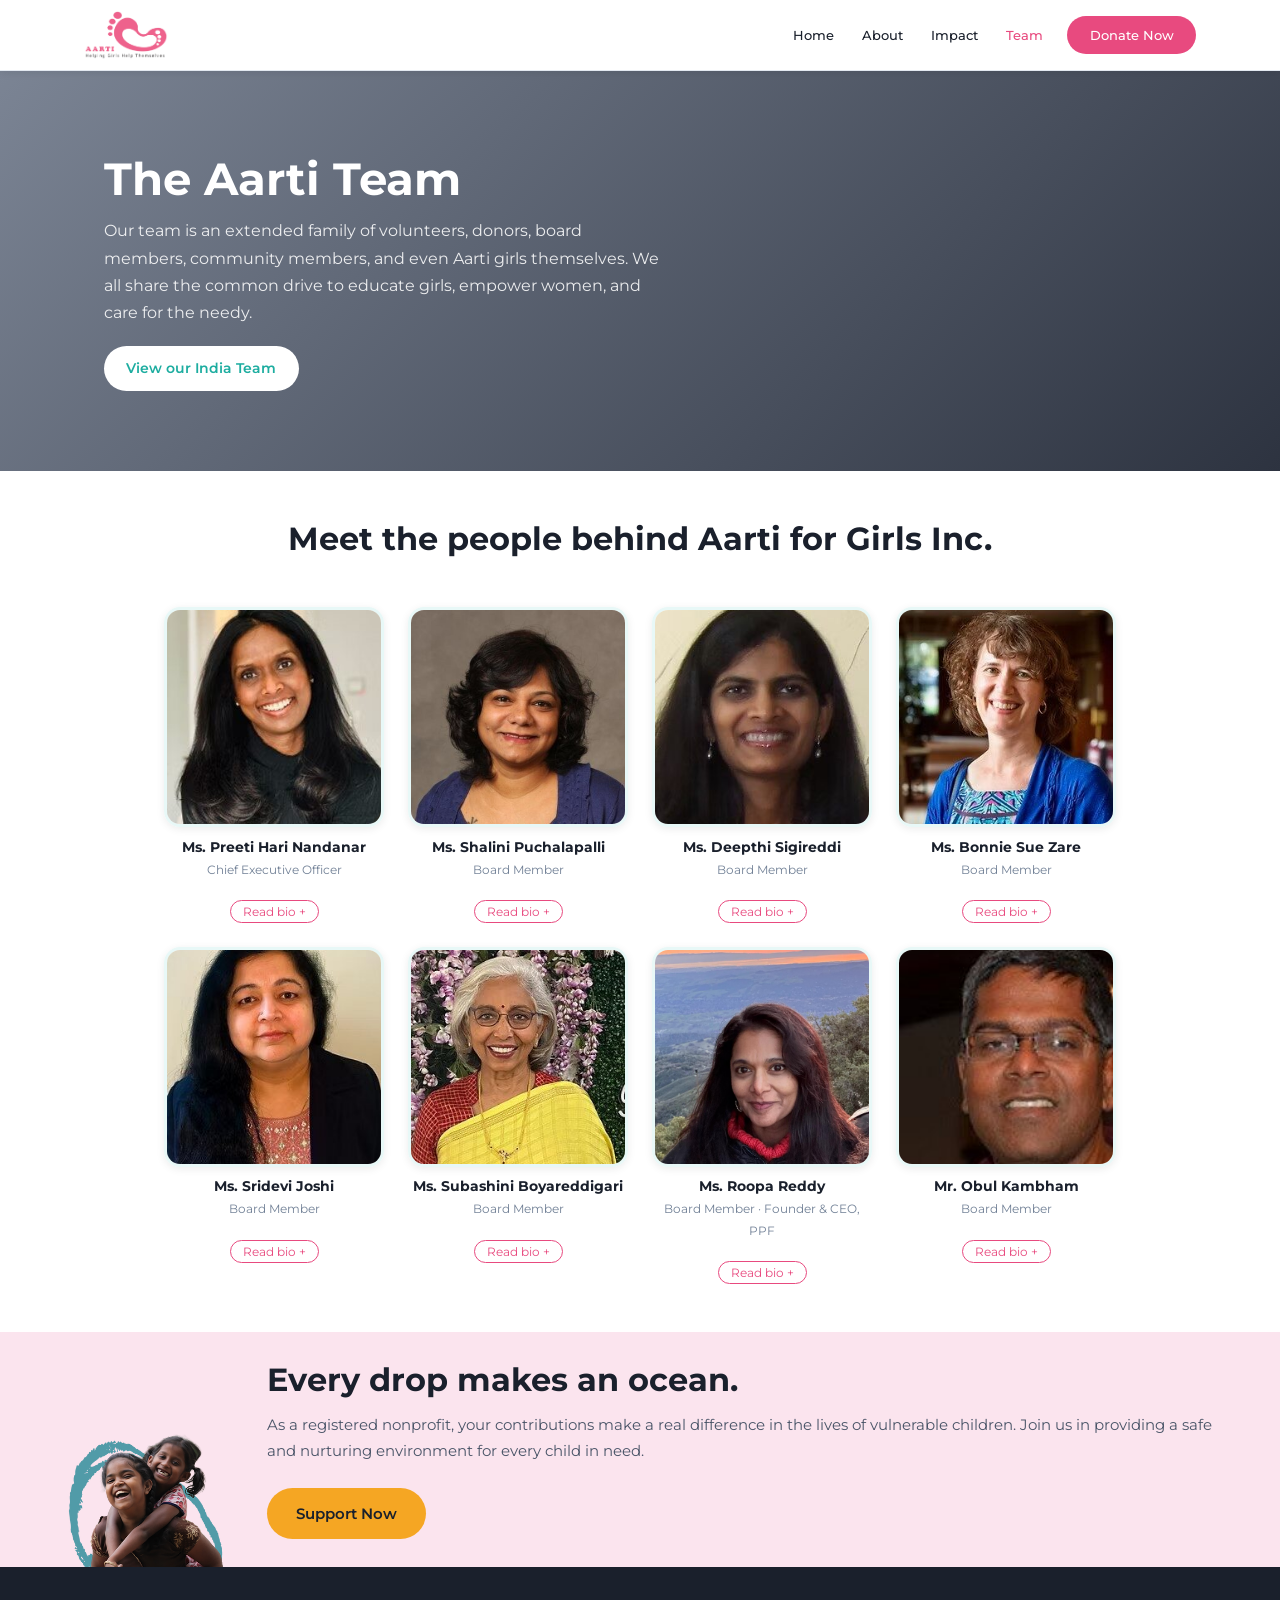
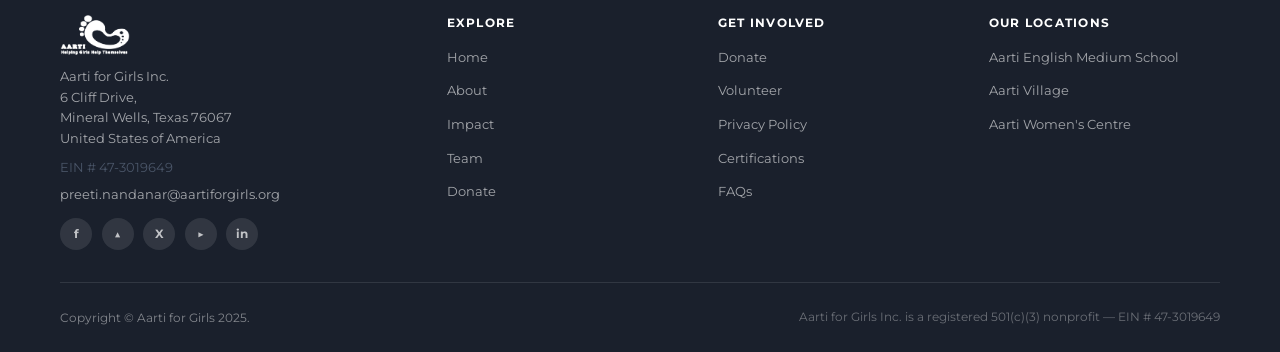
<file: team.html>
<!DOCTYPE html>
<html lang="en">
<head>
  <meta charset="UTF-8">
  <meta name="viewport" content="width=device-width, initial-scale=1.0">
  <title>Our Team | Leaders Driving Women Empowerment at Aarti for Girls</title>
  <meta name="description" content="Meet the leadership team behind Aarti for Girls – passionate changemakers committed to women empowerment, education, and equal opportunities.">
  <link rel="icon" type="image/png" href="assets/images/logo.png">
  <link rel="preconnect" href="https://fonts.googleapis.com">
  <link rel="preconnect" href="https://fonts.gstatic.com" crossorigin>
  <link href="https://fonts.googleapis.com/css2?family=Montserrat:ital,wght@0,300;0,400;0,500;0,600;0,700;0,800;1,400&display=swap" rel="stylesheet">
  <link rel="stylesheet" href="css/style.css?v=1">
</head>
<body>
<div id="nav-placeholder"></div>
<main class="page-tight">

  <!-- HERO -->
  <section class="hero" aria-label="Team hero" style="background:linear-gradient(135deg,#7b8494 0%,#2d3340 100%);">
    <div class="hero-body">
      <h1>The Aarti Team</h1>
      <p style="max-width:560px;margin-top:.6rem;">Our team is an extended family of volunteers, donors, board members, community members, and even Aarti girls themselves. We all share the common drive to educate girls, empower women, and care for the needy.</p>
      <a href="https://www.aartiforgirls.org/" target="_blank" rel="noopener" class="btn btn-white" style="margin-top:1.25rem;">View our India Team</a>
    </div>
  </section>

  <!-- BOARD OF DIRECTORS -->
  <section class="section bg-white">
    <div class="container">
      <div class="text-center mb-3">
        <h2>Meet the people behind Aarti for Girls Inc.</h2>
      </div>
      <div class="board-grid" style="align-items:flex-start;">

        <div class="board-card" style="width:220px;">
          <img src="assets/images/team-preeti.jpg" alt="Ms. Preeti Hari Nandanar">
          <h4>Ms. Preeti Hari Nandanar</h4>
          <p>Chief Executive Officer</p>
          <button class="expand-btn" aria-expanded="false">Read bio <span class="expand-icon">+</span></button>
          <div class="bio-content">
            <p>Preeti is the inaugural CEO of Aarti for Girls Inc., a US-based organization dedicated to supporting Aarti India. With a lifelong commitment to girls' empowerment through education, Preeti's passion was sparked by her grandmother's efforts to promote literacy among underserved girls and women. This commitment has driven her to be an active supporter of Aarti India for over 30 years.</p>
            <p>Preeti brings over 15 years of experience in financial services, having worked in investment banking at JP Morgan and Citi. In 2017, she ventured into entrepreneurship, managing her own fashion label for six years. She now views her role at Aarti as her most impactful yet, focused on breaking the cycle of poverty through education for young girls.</p>
            <p>An engineering graduate from IIT Chennai and an MBA from IIM Calcutta, Preeti resides in New York City with her family.</p>
          </div>
        </div>

        <div class="board-card" style="width:220px;">
          <img src="assets/images/team-shalini.jpg" alt="Ms. Shalini Puchalapalli">
          <h4>Ms. Shalini Puchalapalli</h4>
          <p>Board Member</p>
          <button class="expand-btn" aria-expanded="false">Read bio <span class="expand-icon">+</span></button>
          <div class="bio-content">
            <p>Shalini is a transformational business leader known for driving growth and turning around complex businesses, with deep expertise across Sales, Finance, Supply Chain, and Human Resources. Her leadership journey spans Eastern and Western Europe, Asia, and South America, where she has built and led high-performing teams.</p>
            <p>She was honoured as a Young Global Leader (YGL) by the World Economic Forum in 2015 and recognized among Economic Times and Spencer Stuart’s 40 Under 40 Influential Leaders (2014) and India Inc’s Rising Women Leaders (2015). Beyond her corporate achievements, she has been a pillar of strength for Aarti for Girls for over 30 years, supporting our vision of empowering and transforming the lives of young girls across communities.</p>
          </div>
        </div>

        <div class="board-card" style="width:220px;">
          <img src="assets/images/team-deepthi.jpg" alt="Ms. Deepthi Sigireddi">
          <h4>Ms. Deepthi Sigireddi</h4>
          <p>Board Member</p>
          <button class="expand-btn" aria-expanded="false">Read bio <span class="expand-icon">+</span></button>
          <div class="bio-content">
            <p>Deepthi is a senior technologist currently working at a Silicon Valley startup. Growing up as a girl in India, she saw the disparities in educational opportunities for girls and women born into economically disadvantaged families. This led to a deep interest in bettering the lives of girls and women through education and empowerment.</p>
            <p>Prior to joining the board of Aarti, Deepthi served as a mentor at her local Boys and Girls Club. She holds a Bachelor's in Engineering from IIT Madras and a Master's in Engineering from the University of Texas, Austin.</p>
          </div>
        </div>

        <div class="board-card" style="width:220px;">
          <img src="assets/images/team-bonnie.jpg" alt="Ms. Bonnie Sue Zare">
          <h4>Ms. Bonnie Sue Zare</h4>
          <p>Board Member</p>
          <button class="expand-btn" aria-expanded="false">Read bio <span class="expand-icon">+</span></button>
          <div class="bio-content">
            <p>Bonnie is a Professor of Sociology and the Director of Women’s and Gender Studies at Virginia Tech. She has made yearly stays in India since 2002, focusing on Telangana and Andhra Pradesh. Her research focuses on discourses of identity, feminism, and activism in contemporary India.</p>
            <p>Zare’s essays are published in <em>Women’s Studies International Forum</em>, <em>Humanity and Society</em>, and <em>South Asian Review</em>, among others. Dr. Zare has brought seven groups of university students to Aarti to learn about on-the-ground change and build friendships.</p>
          </div>
        </div>

        <div class="board-card" style="width:220px;">
          <img src="assets/images/team-sridevi.jpg" alt="Ms. Sridevi Joshi">
          <h4>Ms. Sridevi Joshi</h4>
          <p>Board Member</p>
          <button class="expand-btn" aria-expanded="false">Read bio <span class="expand-icon">+</span></button>
          <div class="bio-content">
            <p>Sridevi originates from Kadapa, Andhra Pradesh, and has been associated with Aarti Home since it was established in 1992. She is motivated by Sandhya aunty's dedication to helping the disadvantaged, particularly in improving the lives of girls and women, and aspires to make a meaningful contribution to this noble cause.</p>
            <p>Professionally, Sridevi is an engineer and a proud alumna of JNTU Anantapur and BITS Pilani. She holds the position of Senior Software Architect at Intel Corporation. Residing in Allentown, Pennsylvania, she shares her home with her son and daughter. In her leisure time she enjoys traveling, painting, and gardening.</p>
          </div>
        </div>

        <div class="board-card" style="width:220px;">
          <img src="assets/images/team-subhashini.jpg" alt="Ms. Subashini Boyareddigari">
          <h4>Ms. Subashini Boyareddigari</h4>
          <p>Board Member</p>
          <button class="expand-btn" aria-expanded="false">Read bio <span class="expand-icon">+</span></button>
          <div class="bio-content">
            <p>Subhashini is a dedicated person of service who moved to the US in 1976 with her husband, a medical doctor. She is an experienced fundraiser and leader, having volunteered in hospitals and schools and served for 13 years as a board member of Hope Inc., an organisation for battered women and children. Her mother tongue is Telugu, and she has served as convener for several Telugu Association of North America and American Telugu Association conventions.</p>
            <p>Along with being a busy mother of two and grandmother of four, she has been an executive member and president of her local temple.</p>
          </div>
        </div>

        <div class="board-card" style="width:220px;">
          <img src="assets/images/team-roopa.jpg" alt="Ms. Roopa Reddy">
          <h4>Ms. Roopa Reddy</h4>
          <p>Board Member · Founder &amp; CEO, PPF</p>
          <button class="expand-btn" aria-expanded="false">Read bio <span class="expand-icon">+</span></button>
          <div class="bio-content">
            <p>Roopa Reddy is the Founder and CEO of Providing Possibilities Foundation (PPF), a 501(c)(3) nonprofit aiding underserved communities in the US and India. PPF addresses basic human needs by feeding children, expanding educational access, and supporting individuals experiencing homelessness to create lasting change.</p>
            <p>Involved with Aarti since 1992, Roopa formalized a PPF partnership in 2009. She drives fundraising, guides programming, and supports mental health and donor initiatives. PPF’s Banyan Tree Project, honoring her sister Lali Reddy, focuses on mental health advocacy, uplifting the LGBTQ+ community, and providing compassionate, inclusive care.</p>
            <p>Bringing a background in biochemistry and molecular biology, Roopa applies an analytical lens to her philanthropy. She also practices litigation as a California attorney.</p>
          </div>
        </div>

        <div class="board-card" style="width:220px;">
          <img src="assets/images/team-obul.jpg" alt="Mr. Obul Kambham">
          <h4>Mr. Obul Kambham</h4>
          <p>Board Member</p>
          <button class="expand-btn" aria-expanded="false">Read bio <span class="expand-icon">+</span></button>
          <div class="bio-content">
            <p>Obul Kambham, a seasoned technologist and entrepreneur with 40 years of experience, has contributed to major tech companies including Apple, Symantec, Cisco, and VMware, as well as startups such as mPerpetuo and Automation Anywhere. He has successfully initiated three companies, leading to successful exits.</p>
            <p>His time at Apple emphasized the importance of creating human-centric and intuitive solutions. He currently mentors and supports multiple startups and is keen on guiding young people based on his extensive experience.</p>
          </div>
        </div>

      </div>
    </div>
  </section>

</main>
<div id="footer-placeholder"></div>
<script src="js/main.js"></script>
</body>
</html>
</file>
<file: css/style.css>
/* =====================
   AARTI FOR GIRLS (USA) — style.css (shared design system)
   ===================== */

/* ---------- TOKENS ---------- */
:root {
  --pink:       #e84a7f;
  --pink-dark:  #c93a6a;
  --pink-pale:  #fbe4ee;
  --teal:       #1dada0;
  --teal-dark:  #169589;
  --teal-pale:  #e8f8f7;
  --yellow:     #f5a623;
  --dark:       #1a202c;
  --mid:        #4a5568;
  --muted:      #718096;
  --light:      #f7fafc;
  --white:      #ffffff;
  --border:     #e2e8f0;
  --r-s:  4px;
  --r-m:  8px;
  --r-l:  16px;
  --r-xl: 24px;
  --sh:     0 2px 8px rgba(0,0,0,.08);
  --sh-hov: 0 8px 24px rgba(0,0,0,.12);
  --sh-lg:  0 16px 40px rgba(0,0,0,.12);
  --max-w: 1160px;
  --gap: 2rem;
}

/* ---------- RESET ---------- */
*, *::before, *::after { box-sizing: border-box; margin: 0; padding: 0; }
html { scroll-behavior: smooth; }
body { font-family: 'Montserrat', sans-serif; color: var(--dark); background: var(--white); line-height: 1.7; -webkit-font-smoothing: antialiased; }
img { max-width: 100%; height: auto; display: block; }
a { color: inherit; text-decoration: none; }
ul { list-style: none; }
button { font-family: inherit; cursor: pointer; border: none; background: none; }
h1,h2,h3,h4,h5 { line-height: 1.25; font-weight: 700; color: var(--dark); }
h1 { font-size: clamp(1.75rem,4vw,2.8rem); }
h2 { font-size: clamp(1.4rem,3vw,2rem); }
h3 { font-size: clamp(1.1rem,2vw,1.35rem); }
h4 { font-size: 1.05rem; }
p  { font-size: .95rem; color: var(--mid); }

/* ---------- LAYOUT ---------- */
.container { width: 100%; max-width: var(--max-w); margin-inline: auto; padding-inline: 1.5rem; }
.section    { padding: 5rem 0; }
.section-sm { padding: 3.5rem 0; }
.bg-white   { background: var(--white); }
.bg-teal-pale { background: var(--teal-pale); }
.text-center { text-align: center; }
.mb-2 { margin-bottom: 2rem; }
.mb-3 { margin-bottom: 3rem; }
.lead { font-size: 1.08rem; color: var(--mid); }

.grid-2 { display: grid; grid-template-columns: 1fr 1fr; gap: var(--gap); }
.grid-3 { display: grid; grid-template-columns: repeat(3,1fr); gap: var(--gap); }
.grid-4 { display: grid; grid-template-columns: repeat(4,1fr); gap: 1.5rem; }
.flex-between { display: flex; justify-content: space-between; align-items: center; }

/* ---------- TYPOGRAPHY ---------- */
.sec-label { display: inline-block; font-size: .72rem; font-weight: 700; letter-spacing: .12em; text-transform: uppercase; color: var(--pink); margin-bottom: .4rem; }
.quote-block { border-left: 4px solid var(--pink); padding: 1rem 1.5rem; background: var(--teal-pale); border-radius: 0 var(--r-m) var(--r-m) 0; }
.quote-block blockquote { font-size: 1.05rem; font-style: italic; color: var(--dark); line-height: 1.6; }
.quote-block cite { display: block; margin-top: .6rem; font-size: .82rem; font-style: normal; color: var(--muted); }

/* ---------- BUTTONS ---------- */
.btn { display: inline-flex; align-items: center; justify-content: center; gap: .4rem; padding: .65rem 1.4rem; border-radius: 50px; font-size: .88rem; font-weight: 600; transition: all .2s; white-space: nowrap; cursor: pointer; }
.btn-teal    { background: var(--teal);   color: var(--white); }
.btn-teal:hover   { background: var(--teal-dark); transform: translateY(-1px); box-shadow: var(--sh); }
.btn-pink    { background: var(--pink);   color: var(--white); }
.btn-pink:hover   { background: var(--pink-dark); transform: translateY(-1px); box-shadow: var(--sh); }
.btn-yellow  { background: var(--yellow); color: var(--dark); }
.btn-yellow:hover { filter: brightness(.95); transform: translateY(-1px); box-shadow: var(--sh); }
.btn-dark    { background: var(--dark);   color: var(--white); }
.btn-dark:hover   { background: #0f1624; transform: translateY(-1px); box-shadow: var(--sh); }
.btn-outline { background: transparent; color: var(--dark); border: 2px solid var(--border); }
.btn-outline:hover { border-color: var(--dark); transform: translateY(-1px); }
.btn-white   { background: var(--white);  color: var(--teal); }
.btn-white:hover  { background: var(--teal-pale); }
.btn-lg { padding: .8rem 1.8rem; font-size: .95rem; }

/* ---------- NAV ---------- */
.nav { position: sticky; top: 0; z-index: 1000; background: var(--white); border-bottom: 1px solid var(--border); box-shadow: var(--sh); }
.nav-inner { display: flex; align-items: center; justify-content: space-between; padding: .7rem 1.5rem; max-width: var(--max-w); margin-inline: auto; gap: 1rem; }
.nav-logo img { height: 48px; width: auto; }
.nav-links { display: flex; align-items: center; gap: .25rem; list-style: none; margin: 0; padding: 0; }
.nav-links > li { position: relative; }
.nav-links > li > a, .nav-links > li > button { display: flex; align-items: center; gap: .3rem; padding: .45rem .75rem; font-size: .83rem; font-weight: 500; color: var(--dark); border-radius: var(--r-s); transition: background .15s, color .15s; cursor: pointer; background: none; border: none; font-family: inherit; white-space: nowrap; }
.nav-links > li > a:hover, .nav-links > li > button:hover { background: var(--teal-pale); color: var(--teal-dark); }
.nav-links > li.active > a { color: var(--pink); }
.nav-chevron { font-size: .65rem; transition: transform .2s; }
.nav-links > li.open .nav-chevron { transform: rotate(180deg); }
.nav-drop { position: absolute; top: calc(100% + .5rem); left: 50%; transform: translateX(-50%) translateY(-4px); background: var(--white); border: 1px solid var(--border); border-radius: var(--r-l); box-shadow: var(--sh-hov); min-width: 200px; padding: .5rem; opacity: 0; visibility: hidden; transition: opacity .15s, visibility .15s, transform .15s; list-style: none; }
.nav-links > li.open .nav-drop { opacity: 1; visibility: visible; transform: translateX(-50%) translateY(0); }
.nav-drop li a { display: block; padding: .55rem .9rem; font-size: .82rem; font-weight: 500; color: var(--mid); border-radius: var(--r-m); transition: background .15s, color .15s; }
.nav-drop li a:hover { background: var(--teal-pale); color: var(--teal-dark); }
.nav-donate { margin-left: .5rem; }
.nav-donate .btn { background: var(--pink); color: var(--white); border-radius: 50px; padding: .5rem 1.4rem; }
.nav-donate .btn:hover { background: var(--pink-dark); color: var(--white); box-shadow: var(--sh); transform: translateY(-1px); }
.nav-donate.active .btn { background: var(--white); color: var(--pink); box-shadow: inset 0 0 0 2px var(--pink); }
.nav-donate.active .btn:hover { background: var(--pink); color: var(--white); box-shadow: none; }
.nav-burger { display: none; font-size: 1.4rem; padding: .3rem; }

/* ---------- HERO ---------- */
.hero { position: relative; overflow: hidden; display: flex; align-items: center; min-height: 400px; }
.hero-tall { min-height: 500px; }
.hero-img { position: absolute; inset: 0; width: 100%; height: 100%; object-fit: cover; object-position: center center; }
.hero-overlay { position: absolute; inset: 0; background: linear-gradient(to right, rgba(20,20,20,.72) 30%, rgba(20,20,20,.25) 100%); }
.hero-body { position: relative; z-index: 1; padding: 4rem 1.5rem; max-width: min(700px,90%); margin-left: max(1.5rem,calc(50% - 560px)); }
.hero-body h1 { color: var(--white); }
.hero-body p  { color: rgba(255,255,255,.88); font-size: 1rem; }
.page-header { background: linear-gradient(135deg, var(--pink) 0%, var(--teal) 100%); padding: 4rem 1.5rem; text-align: center; }
.page-header h1 { color: var(--white); }
.page-header p  { color: rgba(255,255,255,.88); margin-top: .6rem; }

/* ---------- PILLARS ---------- */
.pillars-row { display: flex; justify-content: center; gap: 1rem; flex-wrap: wrap; margin-top: 2rem; }
.pillar-wrap { display: flex; flex-direction: column; align-items: center; text-align: center; flex: 1; min-width: 200px; max-width: 260px; }
.pillar-ring { width: 220px; height: 165px; border-radius: var(--r-l); background: var(--teal-pale); display: flex; align-items: center; justify-content: center; margin-bottom: .9rem; border: 3px solid var(--teal); overflow: hidden; }
.pillar-ring img { width: 100%; height: 100%; object-fit: cover; }
.pillar-wrap h3 { font-size: 1rem; margin-bottom: .2rem; }
.pillar-wrap p  { font-size: .82rem; color: var(--muted); margin: 0; }

/* ---------- STATS ---------- */
.stats-box { background: var(--white); border-radius: var(--r-xl); padding: 1.5rem; box-shadow: var(--sh-hov); max-width: 700px; margin: 0 auto; }
.stats-grid { display: flex; flex-wrap: wrap; justify-content: center; gap: 1.5rem; text-align: center; }
.stats-grid > div { flex: 1 1 180px; max-width: 210px; }
.stat-num { font-size: clamp(1.6rem,3.2vw,2.2rem); font-weight: 800; color: var(--pink); line-height: 1; }
.stat-label { font-size: .82rem; color: var(--muted); margin-top: .4rem; line-height: 1.4; }
.sphere-link { display: inline-flex; align-items: center; gap: .4rem; font-size: .88rem; font-weight: 600; color: var(--teal); text-decoration: underline; text-underline-offset: 3px; }
.sphere-link:hover { color: var(--teal-dark); }

/* ---------- VOICES ---------- */
.voices-grid { display:flex; flex-wrap:wrap; gap:1.5rem; justify-content:center; }
.voices-grid > * { width:160px; flex-shrink:0; }
.voice-card { display: flex; flex-direction: column; align-items: center; gap: .5rem; }
.voice-card img { width: 100%; aspect-ratio: 4/3; object-fit: cover; border-radius: var(--r-l); transition: transform .2s, box-shadow .2s; }
.voice-card:hover img { transform: scale(1.02); box-shadow: var(--sh-hov); }
.voice-name { font-size: .85rem; font-weight: 600; text-align: center; color: var(--dark); }

/* ---------- CARDS / NEWS ---------- */
.news-grid { display: grid; grid-template-columns: repeat(3,1fr); gap: 1.5rem; }
.card { background: var(--white); border-radius: var(--r-l); box-shadow: var(--sh); overflow: hidden; transition: transform .2s, box-shadow .2s; display: flex; flex-direction: column; }
.card:hover { transform: translateY(-4px); box-shadow: var(--sh-hov); }
.card-img { width: 100%; aspect-ratio: 16/9; object-fit: cover; }
.card-body { padding: 1.2rem; display: flex; flex-direction: column; flex: 1; }
.card-tag { font-size: .72rem; font-weight: 700; letter-spacing: .1em; text-transform: uppercase; color: var(--pink); margin-bottom: .5rem; }
.card-body h3 { font-size: .95rem; line-height: 1.35; margin-bottom: .5rem; }
.card-body p { font-size: .85rem; color: var(--muted); flex: 1; }
.card-link { display: inline-block; margin-top: .8rem; font-size: .82rem; font-weight: 600; color: var(--pink); }
.card-link:hover { color: var(--pink-dark); }

/* ---------- TIMELINE ---------- */
.timeline { position: relative; padding-left: 2rem; }
.timeline::before { content: ''; position: absolute; left: .5rem; top: 0; bottom: 0; width: 2px; background: var(--teal); opacity: .3; }
.tl-item { position: relative; padding: 0 0 2rem 1.5rem; }
.tl-item::before { content: ''; position: absolute; left: -.45rem; top: .3rem; width: 12px; height: 12px; border-radius: 50%; background: var(--teal); border: 2px solid var(--white); box-shadow: 0 0 0 2px var(--teal); }
.tl-year { display: inline-block; background: var(--pink); color: var(--white); font-size: .72rem; font-weight: 700; letter-spacing: .06em; padding: .2rem .55rem; border-radius: 50px; margin-bottom: .4rem; }
.tl-item h4 { font-size: .95rem; margin-bottom: .3rem; }
.tl-item p  { font-size: .85rem; color: var(--muted); }

/* ---------- WHAT'S NEW / ARTICLE ---------- */
#wn-post p { font-size: .95rem; line-height: 1.8; color: var(--mid); margin-bottom: 1.1rem; }
#wn-post h2, #wn-post h3, #wn-post h4 { color: var(--dark); }
#wn-post a { color: var(--pink); text-decoration: underline; text-underline-offset: 2px; }

/* ---------- MILESTONES TIMELINE ---------- */
.tml { position: relative; max-width: 1000px; margin: 0 auto; }
.tml::before { content: ''; position: absolute; top: .5rem; bottom: .5rem; left: 50%; transform: translateX(-50%); width: 3px; background: var(--teal); opacity: .25; }
.tml-item { position: relative; display: flex; align-items: center; gap: 4rem; margin-bottom: 2.5rem; }
.tml-item:nth-child(even) { flex-direction: row-reverse; }
.tml-item > .tml-card, .tml-item > .tml-media { flex: 1 1 0; min-width: 0; }
.tml-dot { position: absolute; left: 50%; top: 50%; transform: translate(-50%,-50%); width: 18px; height: 18px; border-radius: 50%; background: var(--pink); border: 3px solid var(--white); box-shadow: 0 0 0 3px rgba(29,173,160,.45); }
.tml-card { background: var(--white); border-radius: var(--r-l); box-shadow: var(--sh); padding: 1.25rem 1.4rem; transition: transform .2s, box-shadow .2s; }
.tml-card:hover { transform: translateY(-3px); box-shadow: var(--sh-hov); }
.tml-media img { width: 100%; aspect-ratio: 4/3; object-fit: cover; border-radius: var(--r-l); box-shadow: var(--sh); display: block; }
.tml-year { display: inline-block; background: var(--pink); color: var(--white); font-size: .78rem; font-weight: 700; letter-spacing: .05em; padding: .22rem .7rem; border-radius: 50px; margin-bottom: .55rem; }
.tml-card h3 { font-size: 1.05rem; margin-bottom: .35rem; }
.tml-card p { font-size: .9rem; color: var(--mid); margin: 0; line-height: 1.6; }
@media (max-width: 768px) {
  .tml::before { left: 8px; transform: none; }
  .tml-item, .tml-item:nth-child(even) { flex-direction: column; align-items: stretch; gap: 1rem; padding-left: 2.25rem; margin-bottom: 2rem; }
  .tml-dot { left: 8px; top: 1.4rem; transform: translate(-50%,0); }
}

/* ---------- VIDEO ---------- */
.video-wrap { position: relative; padding-top: 56.25%; border-radius: var(--r-l); overflow: hidden; background: #000; box-shadow: var(--sh-hov); }
.video-wrap iframe, .video-wrap img { position: absolute; inset: 0; width: 100%; height: 100%; border: 0; object-fit: cover; }
.videos-grid { display: grid; grid-template-columns: repeat(2,1fr); gap: 1.5rem; }
.video-label { text-align: center; font-size: .85rem; font-weight: 600; color: var(--mid); margin-top: .6rem; }
.vol-slider { max-width: 720px; margin: 0 auto; }
.vol-stage { position: relative; }
.vol-slide { display: none; }
.vol-slide.is-active { display: block; }
.vol-arrow { position: absolute; top: 50%; transform: translateY(-50%); z-index: 2; width: 44px; height: 44px; border-radius: 50%; background: rgba(255,255,255,.92); color: var(--dark); font-size: 1.6rem; line-height: 1; display: flex; align-items: center; justify-content: center; box-shadow: var(--sh); transition: background .15s, transform .15s; }
.vol-arrow:hover { background: var(--white); }
.vol-prev { left: .6rem; }
.vol-next { right: .6rem; }
.vol-dots { display: flex; justify-content: center; gap: .5rem; margin-top: 1.1rem; }
.vol-dot { width: 10px; height: 10px; border-radius: 50%; background: var(--border); padding: 0; transition: background .15s; }
.vol-dot.is-active { background: var(--pink); }

/* ---------- ICON CARDS ---------- */
.icon-card { background: var(--white); border-radius: var(--r-l); padding: 1.5rem 1.2rem; box-shadow: var(--sh); transition: transform .2s, box-shadow .2s; }
.icon-card:hover { transform: translateY(-3px); box-shadow: var(--sh-hov); }
.ic-icon { font-size: 2rem; margin-bottom: .7rem; }
.icon-card h3 { font-size: 1rem; margin-bottom: .4rem; }
.icon-card p  { font-size: .85rem; color: var(--muted); margin: 0; }

/* ---------- DONATE ---------- */
.donate-intro { display: grid; grid-template-columns: 1fr auto; gap: 3rem; align-items: start; }
.donate-btns  { display: flex; flex-wrap: wrap; gap: .75rem; margin-top: 1.5rem; }
.donate-cards { display: grid; grid-template-columns: repeat(3,1fr); gap: 1.25rem; }
.dc { background: var(--white); border-radius: var(--r-l); padding: 1.5rem; box-shadow: var(--sh); display: flex; flex-direction: column; }
.dc.dc-alt { background: var(--teal-pale); border: 2px dashed var(--teal); }
.dc-icon { font-size: 2rem; margin-bottom: .6rem; }
.dc h3 { font-size: .95rem; margin-bottom: .5rem; }
.dc p  { font-size: .82rem; color: var(--muted); }
.modes-grid { display: grid; grid-template-columns: repeat(3,1fr); gap: 1.25rem; }
.mode-box { background: var(--light); border-radius: var(--r-l); padding: 1.5rem; border: 1px solid var(--border); display: flex; flex-direction: column; }
.dc .btn, .mode-box .btn { margin-top: auto; align-self: flex-start; }
.mode-box h4 { margin-bottom: .5rem; color: var(--dark); }
.mode-box p  { font-size: .85rem; color: var(--muted); }
.tab-list { display: flex; gap: .5rem; flex-wrap: wrap; border-bottom: 2px solid var(--border); padding-bottom: .5rem; }
.tab-btn { padding: .5rem 1.2rem; font-size: .85rem; font-weight: 600; color: var(--muted); border-radius: var(--r-m); transition: all .15s; cursor: pointer; border: none; background: none; font-family: inherit; }
.tab-btn.active { background: var(--pink); color: var(--white); }
.tab-btn:hover:not(.active) { background: var(--teal-pale); color: var(--teal-dark); }
.tab-panel { display: none; }
.tab-panel.active { display: block; }

/* ---------- VOLUNTEER ---------- */
.vol-hero-grid { display: grid; grid-template-columns: 1fr 1fr; gap: 3rem; align-items: stretch; }
.vol-hero-photo { position: relative; border-radius: var(--r-l); overflow: hidden; box-shadow: var(--sh-hov); background: var(--teal-pale); min-height: 320px; }
.vol-hero-photo img { position: absolute; inset: 0; width: 100%; height: 100%; object-fit: cover; }
.vol-modes { display: grid; grid-template-columns: 1fr 1fr; gap: 1.5rem; }
.vol-mode-card { background: var(--white); border-radius: var(--r-l); padding: 2rem; box-shadow: var(--sh); border-top: 4px solid var(--teal); }
.vol-mode-card h3 { margin-bottom: .75rem; }
.vol-mode-card p  { font-size: .88rem; color: var(--mid); }

/* ---------- BLOG ---------- */
.blog-grid { display: grid; grid-template-columns: repeat(3,1fr); gap: 1.5rem; }
.blog-featured { grid-column: span 3; display: grid; grid-template-columns: 1fr 1fr; gap: 0; background: var(--white); border-radius: var(--r-l); overflow: hidden; box-shadow: var(--sh-hov); }
.blog-featured-img { width: 100%; height: 100%; object-fit: cover; min-height: 280px; }
.blog-featured-body { padding: 2rem; display: flex; flex-direction: column; justify-content: center; }

/* ---------- BOARD / HUMANS ---------- */
.board-grid { display:flex; flex-wrap:wrap; gap:1.5rem; justify-content:center; }
.board-grid > * { width:180px; flex-shrink:0; }
.board-card { text-align: center; display: flex; flex-direction: column; }
.board-card .expand-btn { margin-top: auto; align-self: center; }
.board-card img { width: 100%; aspect-ratio: 1; object-fit: cover; border-radius: var(--r-l); margin-bottom: .7rem; border: 3px solid var(--teal-pale); box-shadow: var(--sh); }
.board-card h4 { font-size: .88rem; margin-bottom: .15rem; }
.board-card p  { font-size: .78rem; color: var(--muted); }

/* ---------- ANNUAL REPORT ---------- */
.report-grid { display: grid; grid-template-columns: repeat(auto-fill,minmax(240px,1fr)); gap: 1.5rem; }
.report-card { background: var(--white); border-radius: var(--r-l); box-shadow: var(--sh); overflow: hidden; transition: transform .2s, box-shadow .2s; }
.report-card:hover { transform: translateY(-4px); box-shadow: var(--sh-hov); }
.report-card img { width: 100%; aspect-ratio: 3/4; object-fit: cover; }
.report-card-body { padding: 1.2rem; }
.report-card-body h4 { margin-bottom: .5rem; }
.report-card-body p  { font-size: .82rem; color: var(--muted); margin-bottom: .8rem; }

/* ---------- VOICE STORY ---------- */
.voice-story-body { display: grid; grid-template-columns: 280px 1fr; gap: 3rem; align-items: start; }
.voice-story-body img { border-radius: var(--r-l); box-shadow: var(--sh-hov); width: 100%; aspect-ratio: 4/3; object-fit: cover; position: sticky; top: 100px; }
.story-text h2 { margin-bottom: 1rem; }
.story-text p  { font-size: .95rem; line-height: 1.8; color: var(--mid); margin-bottom: 1rem; }
.voice-nav { display: flex; justify-content: space-between; gap: 1rem; margin-top: 2.5rem; padding-top: 2rem; border-top: 1px solid var(--border); }

/* ---------- VILLAGE GALLERY ---------- */
.village-gallery { display: grid; grid-template-columns: repeat(3,1fr); gap: .75rem; }
.village-gallery img { width: 100%; aspect-ratio: 4/3; object-fit: cover; border-radius: var(--r-m); transition: transform .2s; }
.village-gallery img:hover { transform: scale(1.02); }

/* ---------- MILESTONES ---------- */
.milestone-cards { display: grid; grid-template-columns: repeat(2,1fr); gap: 1.5rem; }
.milestone-card { border-radius: var(--r-l); overflow: hidden; box-shadow: var(--sh); transition: transform .2s, box-shadow .2s; }
.milestone-card:hover { transform: translateY(-4px); box-shadow: var(--sh-hov); }
.milestone-card img { width: 100%; aspect-ratio: 16/9; object-fit: cover; display: block; }
.milestone-card-body { padding: 1.5rem; background: var(--white); }
.milestone-card-body h2 { font-size: 1.25rem; margin-bottom: .5rem; }
.milestone-card-body p  { font-size: .88rem; color: var(--muted); margin-bottom: .75rem; }
.milestone-stats { display: grid; grid-template-columns: repeat(auto-fill,minmax(160px,1fr)); gap: 1.5rem; text-align: center; }
.ms-stat { background: var(--white); border-radius: var(--r-l); padding: 1.5rem 1rem; box-shadow: var(--sh); }
.ms-num { font-size: 2rem; font-weight: 800; color: var(--teal); line-height: 1; margin-bottom: .3rem; }
.ms-label { font-size: .8rem; color: var(--muted); }

/* ---------- EMPOWER COLLAGE ---------- */
.empower-collage { display: grid; grid-template-columns: repeat(2,1fr); gap: .5rem; border-radius: var(--r-l); overflow: hidden; }
.empower-collage img { width: 100%; aspect-ratio: 1; object-fit: cover; }

/* ---------- PARTNERS ---------- */
.partners-grid { display: grid; grid-template-columns: repeat(auto-fill,minmax(250px,1fr)); gap: 1.5rem; align-items: stretch; }
.partner-card { background: var(--light); border: 1px solid var(--border); border-radius: var(--r-l); padding: 1.5rem; text-align: center; display: flex; flex-direction: column; transition: box-shadow .2s, transform .2s; }
.partner-card:hover { box-shadow: var(--sh-hov); transform: translateY(-3px); }
.partner-logo-box { height: 72px; display: flex; align-items: center; justify-content: center; margin-bottom: 1rem; }
.partner-logo-box img { max-height: 64px; max-width: 85%; object-fit: contain; }
.partner-logo-text { font-size: 1.7rem; font-weight: 800; color: var(--pink); letter-spacing: .05em; }
.partner-card h4 { font-size: .95rem; margin-bottom: .5rem; }
.partner-card p { font-size: .82rem; color: var(--mid); margin: 0; line-height: 1.6; }
.partner-logo { padding: 1rem; border: 1px solid var(--border); border-radius: var(--r-l); display: flex; align-items: center; justify-content: center; transition: box-shadow .2s; }
.partner-logo:hover { box-shadow: var(--sh); }
.partner-logo img { max-height: 60px; object-fit: contain; }

/* ---------- CERT / FAQ / LEGAL ---------- */
.cert-grid { display: grid; grid-template-columns: repeat(auto-fill,minmax(260px,1fr)); gap: 1.5rem; }
.cert-card { background: var(--white); border-radius: var(--r-l); padding: 1.5rem; box-shadow: var(--sh); display: flex; gap: 1rem; align-items: flex-start; border-left: 4px solid var(--teal); }
.cert-icon { font-size: 1.6rem; flex-shrink: 0; }
.cert-card h4 { font-size: .9rem; margin-bottom: .3rem; }
.cert-card p  { font-size: .82rem; color: var(--muted); }
.faq-list { display: flex; flex-direction: column; gap: .75rem; max-width: 760px; margin-inline: auto; }
.faq-item { background: var(--white); border-radius: var(--r-l); border: 1px solid var(--border); overflow: hidden; }
.faq-q { display: flex; justify-content: space-between; align-items: center; padding: 1.1rem 1.4rem; cursor: pointer; font-weight: 600; font-size: .92rem; gap: 1rem; }
.faq-chev { transition: transform .2s; flex-shrink: 0; }
.faq-item.open .faq-chev { transform: rotate(180deg); }
.faq-a { max-height: 0; overflow: hidden; transition: max-height .3s ease; }
.faq-item.open .faq-a { max-height: 600px; }
.faq-a-inner { padding: 0 1.4rem 1.2rem; font-size: .88rem; color: var(--mid); }
.legal-content { max-width: 760px; margin-inline: auto; }
.legal-content h2 { font-size: 1.2rem; margin: 2rem 0 .75rem; color: var(--dark); }
.legal-content p  { font-size: .9rem; color: var(--mid); margin-bottom: 1rem; line-height: 1.8; }
.legal-content ul { list-style: disc; margin-left: 1.5rem; margin-bottom: 1rem; }
.legal-content ul li { font-size: .9rem; color: var(--mid); margin-bottom: .4rem; }

/* ---------- MODAL ---------- */
.modal-overlay { position: fixed; inset: 0; background: rgba(0,0,0,.5); z-index: 9000; display: flex; align-items: center; justify-content: center; opacity: 0; visibility: hidden; transition: opacity .2s, visibility .2s; }
.modal-overlay.open { opacity: 1; visibility: visible; }
.modal { background: var(--white); border-radius: var(--r-xl); padding: 2rem; max-width: 360px; width: 90%; text-align: center; box-shadow: var(--sh-lg); transform: scale(.95); transition: transform .2s; position: relative; }
.modal-overlay.open .modal { transform: scale(1); }
.modal h3 { margin-bottom: .5rem; }
.modal p  { font-size: .88rem; color: var(--muted); margin-bottom: 1.25rem; }
.modal img { max-width: 200px; margin-inline: auto; margin-bottom: 1rem; }
.modal-close { position: absolute; top: 1rem; right: 1rem; font-size: 1.4rem; cursor: pointer; color: var(--muted); }

/* ---------- FOOTER / CTA ---------- */
.cta-section { background: var(--pink-pale); padding: 1.75rem 1.5rem; }
.cta-section h2 { color: var(--dark); font-size: clamp(1.4rem,3vw,2rem); margin-bottom: .75rem; }
.cta-inner { display: flex; align-items: center; justify-content: center; gap: 2.5rem; max-width: var(--max-w); margin-inline: auto; }
.cta-text { text-align: left; }
.cta-section p  { color: var(--mid); margin-bottom: 1.5rem; }
.cta-img { width: 167px; height: 135px; object-fit: contain; flex-shrink: 0; align-self: flex-end; margin-bottom: -1.75rem; }
@media (max-width:600px) { .cta-inner { flex-direction: column; text-align: center; } .cta-text { text-align: center; } .cta-img { align-self: center; margin-bottom: 0; } }
.footer { background: var(--dark); color: rgba(255,255,255,.7); padding: 3rem 1.5rem 1.5rem; }
.footer-inner { max-width: var(--max-w); margin-inline: auto; display: grid; grid-template-columns: 1.5fr 1fr 1fr 1fr; gap: 2.5rem; padding-bottom: 2rem; border-bottom: 1px solid rgba(255,255,255,.1); }
.footer-logo img { height: 40px; width: auto; margin-bottom: .75rem; filter: brightness(0) invert(1); }
.footer h4 { color: var(--white); font-size: .78rem; letter-spacing: .1em; text-transform: uppercase; margin-bottom: .75rem; }
.footer ul { list-style: none; padding: 0; margin: 0; }
.footer ul li { margin-bottom: .4rem; }
.footer ul li a { font-size: .82rem; color: rgba(255,255,255,.6); transition: color .15s; }
.footer ul li a:hover { color: var(--white); }
.footer-address { font-size: .8rem; line-height: 1.6; margin-bottom: .5rem; }
.footer-bottom { max-width: var(--max-w); margin-inline: auto; padding-top: 1.5rem; display: flex; align-items: center; justify-content: space-between; flex-wrap: wrap; gap: 1rem; }
.footer-bottom p { font-size: .78rem; color: rgba(255,255,255,.45); }
.footer-socials { display: flex; gap: .6rem; }
.footer-socials a { display: inline-flex; align-items: center; justify-content: center; width: 32px; height: 32px; border-radius: 50%; background: rgba(255,255,255,.1); color: rgba(255,255,255,.7); font-size: .75rem; font-weight: 700; transition: background .15s, color .15s; }
.footer-socials a:hover { background: var(--teal); color: var(--white); }

/* ---------- RESPONSIVE ---------- */
@media (max-width: 1024px) {
  .grid-4 { grid-template-columns: repeat(2,1fr); }
  .footer-inner { grid-template-columns: 1fr 1fr; }
  .donate-cards { grid-template-columns: repeat(2,1fr); }
  .modes-grid { grid-template-columns: 1fr 1fr; }
  .blog-featured { grid-column: span 2; }
  .blog-grid { grid-template-columns: repeat(2,1fr); }
}
@media (max-width: 768px) {
  .section { padding: 3rem 0; }
  .section-sm { padding: 2rem 0; }
  .grid-2,.grid-3 { grid-template-columns: 1fr; }
  .news-grid,.blog-grid { grid-template-columns: 1fr; }
  .blog-featured { grid-column: span 1; grid-template-columns: 1fr; }
  .donate-intro { grid-template-columns: 1fr; }
  .donate-intro img { max-width: 100%; }
  .donate-cards,.modes-grid { grid-template-columns: 1fr; }
  .vol-hero-grid,.vol-modes { grid-template-columns: 1fr; }
  .vol-hero-photo { position: static; min-height: 0; }
  .vol-hero-photo img { position: static; width: 100%; height: auto; aspect-ratio: 4/3; }
  .videos-grid { grid-template-columns: 1fr; }
  .village-gallery { grid-template-columns: repeat(2,1fr); }
  .milestone-cards { grid-template-columns: 1fr; }
  .voice-story-body { grid-template-columns: 1fr; }
  .voice-story-body img { position: static; }
  .founding-photo-img { position: static; width: 100%; height: auto; aspect-ratio: 4/3; }
  .footer-inner { grid-template-columns: 1fr; gap: 1.5rem; }
  .footer-bottom { flex-direction: column; align-items: flex-start; }
  .nav-links { display: none; }
  .nav-links.open { display: flex; flex-direction: column; position: absolute; top: 100%; left: 0; right: 0; background: var(--white); border-bottom: 1px solid var(--border); padding: .75rem; box-shadow: var(--sh-hov); z-index: 100; }
  .nav-burger { display: block; }
  .nav-drop { position: static; transform: none; opacity: 1; visibility: visible; box-shadow: none; border: none; padding: 0 0 0 1rem; background: transparent; }
  .nav-inner { position: relative; }
}
@media (max-width: 480px) {
  .stats-grid { gap: 1rem; }
  .stat-num { font-size: 1.6rem; }
  .voices-grid { grid-template-columns: repeat(2,1fr); }
}

/* ---------- STORY / ABOUT PAGE ---------- */
.page-tight .section, .page-tight .section-sm { padding: 3rem 0; }
@media (max-width: 768px) { .page-tight .section, .page-tight .section-sm { padding: 2.25rem 0; } }
.story-prose { text-align: center; }
.story-prose h3 { font-size: clamp(1.2rem,2.2vw,1.5rem); margin-top: 2.75rem; margin-bottom: 1.1rem; }
.story-prose h3:first-of-type { margin-top: 0; }

/* ── Voice story page formatting ───────────────────────────── */
.founding-photo-wrap { position: relative; overflow: hidden; border-radius: var(--r-l); box-shadow: var(--sh-hov); }
.founding-photo-img { position: absolute; inset: 0; width: 100%; height: 100%; object-fit: cover; object-position: center bottom; }

.section .container p { margin-bottom: 1.25rem; }
.section .container p:last-child { margin-bottom: 0; }
.story-highlight {
  border-left: 4px solid var(--pink);
  padding: 1.25rem 1.5rem;
  margin: 2rem 0;
  background: rgba(209,64,129,0.06);
  border-radius: 0 var(--r) var(--r) 0;
}
.story-highlight h3 {
  font-size: 1.15rem;
  font-style: italic;
  font-weight: 600;
  line-height: 1.7;
  margin-bottom: 0.75rem;
  color: var(--dark);
}
.story-highlight p {
  font-size: 0.92rem;
  color: var(--mid);
  margin-bottom: 0 !important;
}

/* ── Board card bio collapse ──────────────────────────────── */
.bio-content { display:none; text-align:left; padding:.6rem 0 0; margin-top:.5rem; border-top:1px solid rgba(0,0,0,.07); font-size:.82rem; color:var(--mid); }
.bio-content.open { display:block; }
.expand-btn { margin-top:.4rem; background:none; border:1px solid var(--pink); color:var(--pink); border-radius:2rem; padding:.2rem .75rem; font-size:.78rem; cursor:pointer; }
.expand-btn:hover { background:var(--pink); color:#fff; }

/* ── Annual report inline layout ─────────────────────────── */
.report-item { display:flex; align-items:center; justify-content:space-between; gap:1rem; padding:1rem 0; border-bottom:1px solid rgba(0,0,0,.08); }
.report-item:last-child { border-bottom:none; }
.report-dl { font-size:1.4rem; text-decoration:none; color:var(--teal); flex-shrink:0; padding:.4rem .6rem; border-radius:50%; background:var(--teal-pale); transition:background .2s; }
.report-dl:hover { background:var(--teal); color:#fff; }

/* ── Life at Aarti Village card text ─────────────────────── */
.life-card { text-align:center; }
.life-card p { text-align:left; }

/* ── Humans volunteer CTA – text colour fix ─────────────── */
.volunteer-cta h2, .volunteer-cta p, .volunteer-cta blockquote { color:var(--dark) !important; }

/* ---------- DONATION FORM ---------- */
.donate-form { margin-top: 1.75rem; display: flex; flex-direction: column; gap: 1rem; max-width: 520px; }
.form-row { display: flex; gap: 1rem; flex-wrap: wrap; }
.form-field { display: flex; flex-direction: column; gap: .35rem; flex: 1; min-width: 0; }
.form-field label, .donate-form legend { font-size: .85rem; font-weight: 600; color: var(--dark); }
.donate-form input[type="text"],
.donate-form input[type="email"],
.donate-form input[type="tel"],
.donate-form input[type="number"],
.donate-form select {
  width: 100%; font-family: inherit; font-size: .9rem; color: var(--dark);
  padding: .65rem .8rem; border: 1px solid var(--border); border-radius: var(--r-m);
  background: var(--white); transition: border-color .15s, box-shadow .15s;
}
.donate-form input:focus, .donate-form select:focus {
  outline: none; border-color: var(--pink); box-shadow: 0 0 0 3px rgba(232,74,127,.15);
}
.form-check { display: flex; align-items: flex-start; gap: .5rem; font-size: .85rem; color: var(--mid); cursor: pointer; }
.form-check input { width: 16px; height: 16px; margin-top: .15rem; accent-color: var(--pink); }
.amt-chips { display: flex; flex-wrap: wrap; gap: .6rem; }
.amt-chip {
  font-family: inherit; font-size: .9rem; font-weight: 600; color: var(--mid);
  padding: .55rem 1.1rem; border: 1px solid var(--border); border-radius: 50px;
  background: var(--white); cursor: pointer; transition: all .15s;
}
.amt-chip:hover { border-color: var(--pink); color: var(--pink); }
.amt-chip.active { background: var(--pink); border-color: var(--pink); color: var(--white); }
.form-note {
  margin-top: .5rem; padding: 1rem 1.2rem; background: var(--teal-pale);
  border-left: 4px solid var(--teal); border-radius: 0 var(--r-m) var(--r-m) 0;
  font-size: .88rem; color: var(--dark);
}
.form-note a { color: var(--pink); text-decoration: underline; text-underline-offset: 2px; }
@media (max-width: 480px) { .amt-chip { flex: 1 1 40%; text-align: center; } }
</file>
